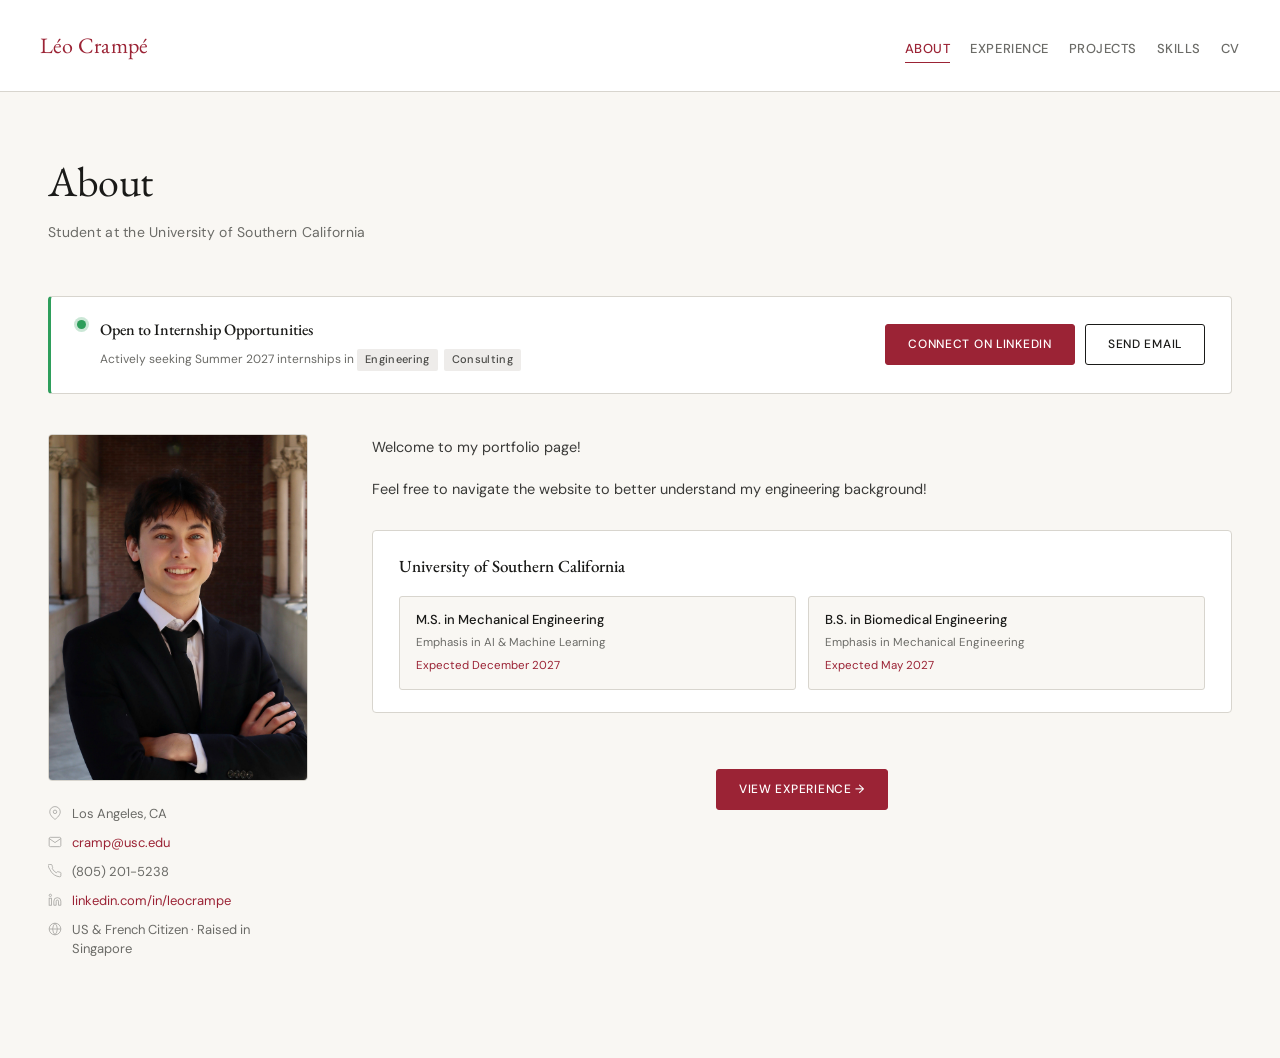
<file: index.html>
<!DOCTYPE html>
<html lang="en">
<head>
<meta charset="UTF-8">
<meta name="viewport" content="width=device-width, initial-scale=1.0">
<title>Léo Crampé</title>
<link href="https://fonts.googleapis.com/css2?family=EB+Garamond:ital,wght@0,400;0,500;1,400&family=DM+Sans:wght@300;400;500&display=swap" rel="stylesheet">
<link rel="stylesheet" href="style.css">
<style>
  /* ── ABOUT LAYOUT ── */
  .about-grid {
    display: grid;
    grid-template-columns: 260px 1fr;
    gap: 64px;
    align-items: start;
  }

  .about-left { position: sticky; top: 100px; }

  .photo-frame {
    width: 100%;
    aspect-ratio: 3/4;
    background: var(--tag-bg);
    border: 1px solid var(--rule);
    border-radius: 4px;
    overflow: hidden;
    display: flex;
    align-items: center;
    justify-content: center;
    margin-bottom: 24px;
  }
  .photo-frame img { width: 100%; height: 100%; object-fit: cover; display: block; }

  .contact-list { display: flex; flex-direction: column; gap: 11px; }
  .contact-item {
    display: flex;
    align-items: flex-start;
    gap: 10px;
    font-size: 13px;
    color: var(--muted);
    line-height: 1.4;
  }
  .contact-item svg { width: 14px; height: 14px; flex-shrink: 0; margin-top: 1px; opacity: 0.55; stroke: var(--muted); }
  .contact-item a { color: var(--accent); text-decoration: none; }
  .contact-item a:hover { text-decoration: underline; }

  /* ── ABOUT RIGHT ── */
  .about-intro {
    font-family: 'EB Garamond', serif;
    font-size: 26px;
    font-weight: 400;
    line-height: 1.4;
    margin-bottom: 24px;
    color: var(--ink);
  }
  .about-right p {
    font-size: 14.5px;
    line-height: 1.8;
    color: #3a3a38;
    margin-bottom: 16px;
  }

  /* Stats row */
  .stats-row {
    display: grid;
    grid-template-columns: 1fr 1fr;
    gap: 14px;
    margin: 36px 0;
  }
  .stat-card {
    background: var(--card-bg);
    border: 1px solid var(--rule);
    border-radius: 4px;
    padding: 20px 22px;
    transition: box-shadow 0.2s;
  }
  .stat-card:hover { box-shadow: 0 4px 24px rgba(0,0,0,0.07); }
  .stat-num {
    font-family: 'EB Garamond', serif;
    font-size: 34px;
    font-weight: 400;
    color: var(--accent);
    line-height: 1;
    margin-bottom: 5px;
  }
  .stat-label {
    font-size: 12px;
    color: var(--muted);
    line-height: 1.4;
  }

  .stat-card.download-cv {
    display: flex;
    flex-direction: column;
    align-items: center;
    justify-content: center;
    text-decoration: none;
    cursor: pointer;
    text-align: center;
  }
  .stat-card.download-cv .cv-arrow {
    font-family: 'EB Garamond', serif;
    font-size: 32px;
    color: var(--accent);
    line-height: 1;
    margin-bottom: 8px;
  }
  .stat-card.download-cv .stat-label { text-align: center; }

  /* Degree card */
  .degree-card {
    background: var(--card-bg);
    border: 1px solid var(--rule);
    border-radius: 4px;
    padding: 22px 26px;
    margin: 28px 0 0;
  }
  .degree-card-title {
    font-family: 'EB Garamond', serif;
    font-size: 17px;
    font-weight: 500;
    color: var(--ink);
    margin-bottom: 16px;
  }
  .degree-row {
    display: grid;
    grid-template-columns: 1fr 1fr;
    gap: 12px;
  }
  .degree-box {
    background: var(--cream);
    border: 1px solid var(--rule);
    border-radius: 3px;
    padding: 14px 16px;
  }
  .degree-label {
    font-size: 13px;
    font-weight: 500;
    color: var(--ink);
    margin-bottom: 4px;
    line-height: 1.4;
  }
  .degree-sub {
    font-size: 11.5px;
    color: var(--muted);
  }

  /* ── OPPORTUNITY BANNER ── */
  .opportunity-banner {
    background: var(--card-bg);
    border: 1px solid var(--rule);
    border-left: 3px solid #2e9e5b;
    border-radius: 4px;
    padding: 20px 26px;
    margin-bottom: 40px;
    display: flex;
    align-items: center;
    justify-content: space-between;
    gap: 24px;
    flex-wrap: wrap;
  }
  .opportunity-left {
    display: flex;
    align-items: flex-start;
    gap: 14px;
  }
  .opp-dot-wrap {
    padding-top: 3px;
    flex-shrink: 0;
  }
  .opp-dot {
    width: 9px;
    height: 9px;
    border-radius: 50%;
    background: #2e9e5b;
    position: relative;
  }
  .opp-dot::after {
    content: '';
    position: absolute;
    inset: -3px;
    border-radius: 50%;
    background: #2e9e5b;
    opacity: 0.25;
    animation: pulse 2s ease-in-out infinite;
  }
  @keyframes pulse {
    0%, 100% { transform: scale(1); opacity: 0.25; }
    50%       { transform: scale(1.7); opacity: 0; }
  }
  .opp-text-title {
    font-family: 'EB Garamond', serif;
    font-size: 16px;
    font-weight: 500;
    color: var(--ink);
    margin-bottom: 5px;
  }
  .opp-text-sub {
    font-size: 12px;
    color: var(--muted);
    line-height: 1.6;
  }
  .opp-text-sub span {
    display: inline-block;
    background: var(--tag-bg);
    color: var(--tag-text);
    font-size: 11px;
    font-weight: 500;
    letter-spacing: 0.03em;
    padding: 2px 8px;
    border-radius: 2px;
    margin: 2px 3px 2px 0;
  }
  .opp-actions {
    display: flex;
    gap: 10px;
    flex-shrink: 0;
    flex-wrap: wrap;
  }

  @media (max-width: 720px) {
    .about-grid { grid-template-columns: 1fr; gap: 32px; }
    .about-left { position: static; }
    .photo-frame { max-width: 180px; aspect-ratio: 1/1; }
    .stats-row { grid-template-columns: 1fr; }
    .degree-row { grid-template-columns: 1fr; }
    .opportunity-banner { flex-direction: column; align-items: flex-start; }
    .opp-actions { width: 100%; }
    .opp-actions .btn { flex: 1; text-align: center; }
  }
</style>
<!-- Google tag (gtag.js) -->
<script async src="https://www.googletagmanager.com/gtag/js?id=G-6SXKMCTZBC"></script>
<script>
  window.dataLayer = window.dataLayer || [];
  function gtag(){dataLayer.push(arguments);}
  gtag('js', new Date());
  gtag('config', 'G-6SXKMCTZBC');
</script>
</head>
<body>

<header>
  <h1><span>Léo</span> <span>Crampé</span></h1>
  <nav>
    <a href="index.html" class="active">About</a>
    <a href="experience.html">Experience</a>
    <a href="projects.html">Projects</a>
    <a href="skills.html">Skills</a>
    <a href="cv.html">CV</a>
  </nav>
</header>

<main>
  <p class="page-title">About</p>
  <p class="page-subtitle">Student at the University of Southern California</p>
  <!-- ── OPPORTUNITY BANNER ── -->
  <div class="opportunity-banner">
    <div class="opportunity-left">
      <div class="opp-dot-wrap"><div class="opp-dot"></div></div>
      <div>
        <div class="opp-text-title">Open to Internship Opportunities</div>
        <div class="opp-text-sub">
          Actively seeking Summer 2027 internships in
          <span>Engineering</span>
          <span>Consulting</span>
        </div>
      </div>
    </div>
    <div class="opp-actions">
      <a href="https://www.linkedin.com/in/leocrampe/" target="_blank" class="btn primary">Connect on LinkedIn</a>
      <a href="mailto:cramp@usc.edu" class="btn">Send Email</a>
    </div>
  </div>

  <div class="about-grid">

    <!-- LEFT COLUMN -->
    <div class="about-left">
      <div class="photo-frame">
        <img src="logos/headshot.png" alt="Léo Crampé">
      </div>

      <div class="contact-list">
        <div class="contact-item">
          <svg viewBox="0 0 24 24" fill="none" stroke-width="1.5"><path d="M21 10c0 7-9 13-9 13s-9-6-9-13a9 9 0 0118 0z"/><circle cx="12" cy="10" r="3"/></svg>
          Los Angeles, CA
        </div>
        <div class="contact-item">
          <svg viewBox="0 0 24 24" fill="none" stroke-width="1.5"><path d="M4 4h16c1.1 0 2 .9 2 2v12c0 1.1-.9 2-2 2H4c-1.1 0-2-.9-2-2V6c0-1.1.9-2 2-2z"/><polyline points="22,6 12,13 2,6"/></svg>
          <a href="mailto:cramp@usc.edu">cramp@usc.edu</a>
        </div>
        <div class="contact-item">
          <svg viewBox="0 0 24 24" fill="none" stroke-width="1.5"><path d="M22 16.92v3a2 2 0 01-2.18 2 19.79 19.79 0 01-8.63-3.07A19.5 19.5 0 013.07 9.18 19.79 19.79 0 01.12 2.55a2 2 0 012-1.73h3a2 2 0 012 1.72 12.84 12.84 0 00.7 2.81 2 2 0 01-.45 2.11L8.09 9a16 16 0 006 6l1.27-1.27a2 2 0 012.11-.45 12.84 12.84 0 002.81.7A2 2 0 0122 16.92z"/></svg>
          (805) 201-5238
        </div>
        <div class="contact-item">
          <svg viewBox="0 0 24 24" fill="none" stroke-width="1.5"><path d="M16 8a6 6 0 016 6v7h-4v-7a2 2 0 00-2-2 2 2 0 00-2 2v7h-4v-7a6 6 0 016-6z"/><rect x="2" y="9" width="4" height="12"/><circle cx="4" cy="4" r="2"/></svg>
          <a href="https://www.linkedin.com/in/leocrampe/" target="_blank">linkedin.com/in/leocrampe</a>
        </div>
        <div class="contact-item">
          <svg viewBox="0 0 24 24" fill="none" stroke-width="1.5"><circle cx="12" cy="12" r="10"/><path d="M2 12h20M12 2a15.3 15.3 0 014 10 15.3 15.3 0 01-4 10 15.3 15.3 0 01-4-10 15.3 15.3 0 014-10z"/></svg>
          US &amp; French Citizen · Raised in Singapore
        </div>
      </div>
    </div>

    <!-- RIGHT COLUMN -->
    <div class="about-right">
      <p>Welcome to my portfolio page!</p>

      <p>Feel free to navigate the website to better understand my engineering background!</p>

      <!-- Degree card -->
      <div class="degree-card">
        <div class="degree-card-title">University of Southern California</div>
        <div class="degree-row">
          <div class="degree-box">
            <div class="degree-label">M.S. in Mechanical Engineering</div>
            <div class="degree-sub">Emphasis in AI &amp; Machine Learning</div>
            <div class="degree-sub" style="margin-top:5px; color:var(--accent);">Expected December 2027</div>
          </div>
          <div class="degree-box">
            <div class="degree-label">B.S. in Biomedical Engineering</div>
            <div class="degree-sub">Emphasis in Mechanical Engineering</div>
            <div class="degree-sub" style="margin-top:5px; color:var(--accent);">Expected May 2027</div>
          </div>
        </div>
      </div>

      <div class="page-nav">
        <a href="experience.html" class="btn primary">View Experience →</a>
      </div>
    </div>

  </div>
</main>

</body>
</html>
</file>
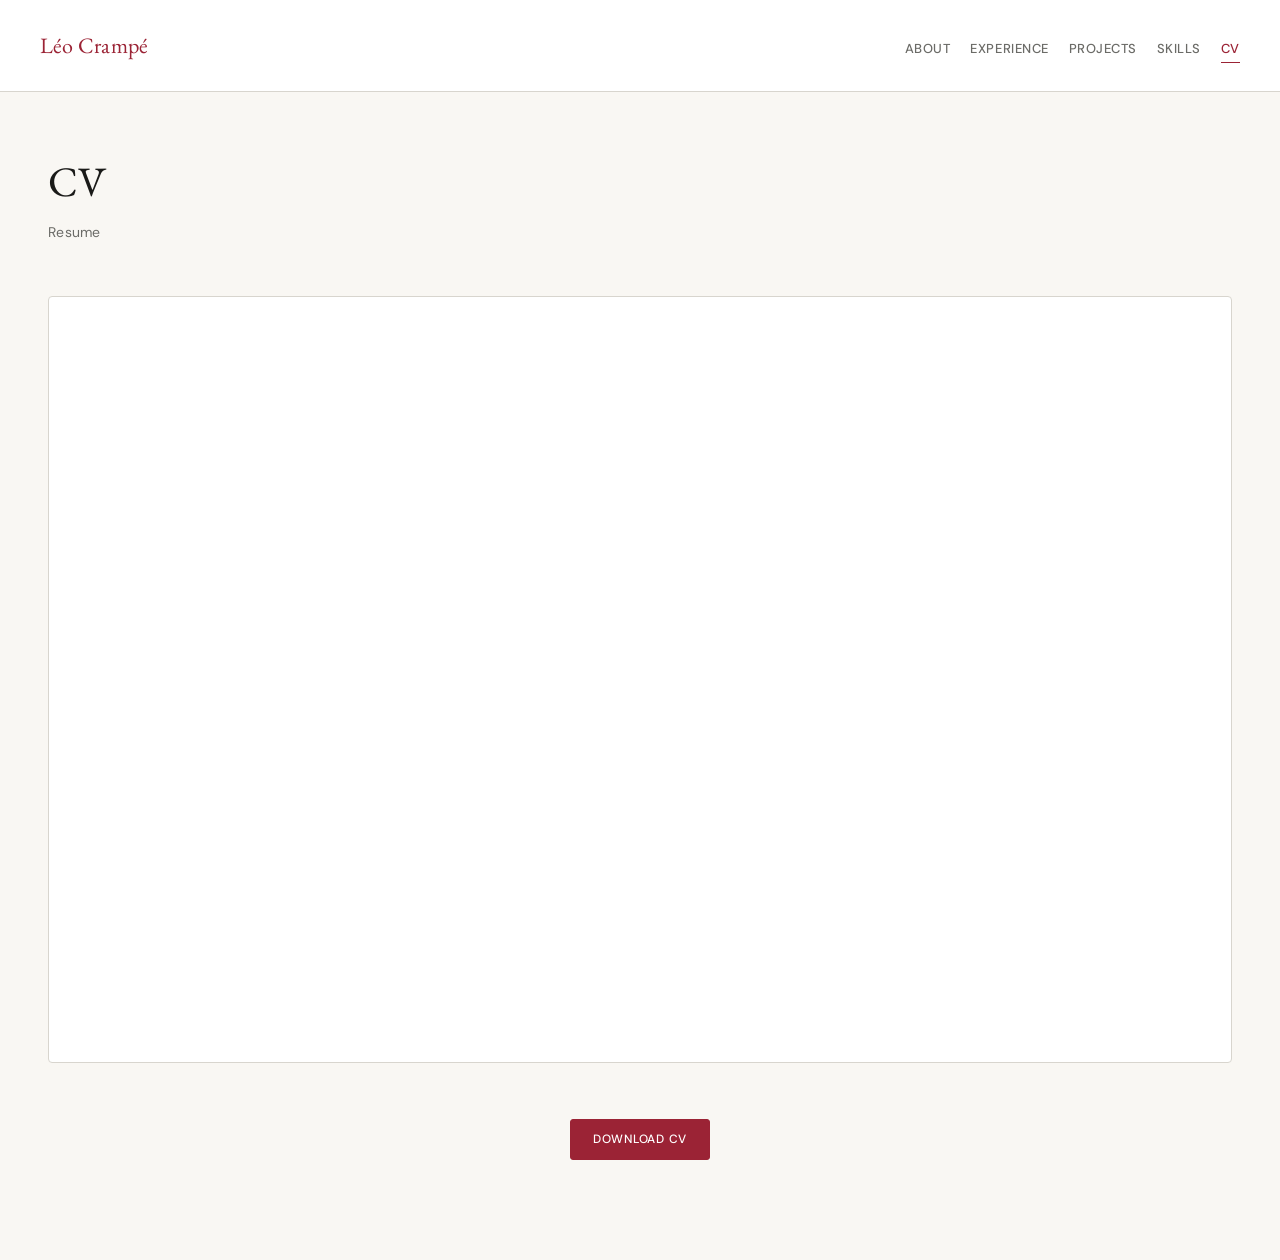
<file: cv.html>
<!DOCTYPE html>
<html lang="en">
<head>
<meta charset="UTF-8">
<meta name="viewport" content="width=device-width, initial-scale=1.0">
<title>Léo Crampé — CV</title>
<link href="https://fonts.googleapis.com/css2?family=EB+Garamond:ital,wght@0,400;0,500;1,400&family=DM+Sans:wght@300;400;500&display=swap" rel="stylesheet">
<link rel="stylesheet" href="style.css">
<style>
  .pdf-wrapper {
    background: var(--card-bg);
    border: 1px solid var(--rule);
    border-radius: 4px;
    overflow: hidden;
  }
  .pdf-wrapper iframe {
    display: block;
    width: 100%;
    height: 85vh;
    border: none;
  }
</style>
<!-- Google tag (gtag.js) -->
<script async src="https://www.googletagmanager.com/gtag/js?id=G-6SXKMCTZBC"></script>
<script>
  window.dataLayer = window.dataLayer || [];
  function gtag(){dataLayer.push(arguments);}
  gtag('js', new Date());
  gtag('config', 'G-6SXKMCTZBC');
</script>
</head>
<body>

<header>
  <h1><span>Léo</span> <span>Crampé</span></h1>
  <nav>
    <a href="index.html">About</a>
    <a href="experience.html">Experience</a>
    <a href="projects.html">Projects</a>
    <a href="skills.html">Skills</a>
    <a href="cv.html" class="active">CV</a>
  </nav>
</header>

<main>
  <p class="page-title">CV</p>
  <p class="page-subtitle">Resume</p>

  <div class="pdf-wrapper">
    <iframe src="Leo_Crampe_Resume.pdf" title="Léo Crampé CV"></iframe>
  </div>

  <div class="page-nav">
    <a href="Leo_Crampe_Resume.pdf" class="btn primary" download>Download CV</a>
  </div>
</main>

</body>
</html>
</file>
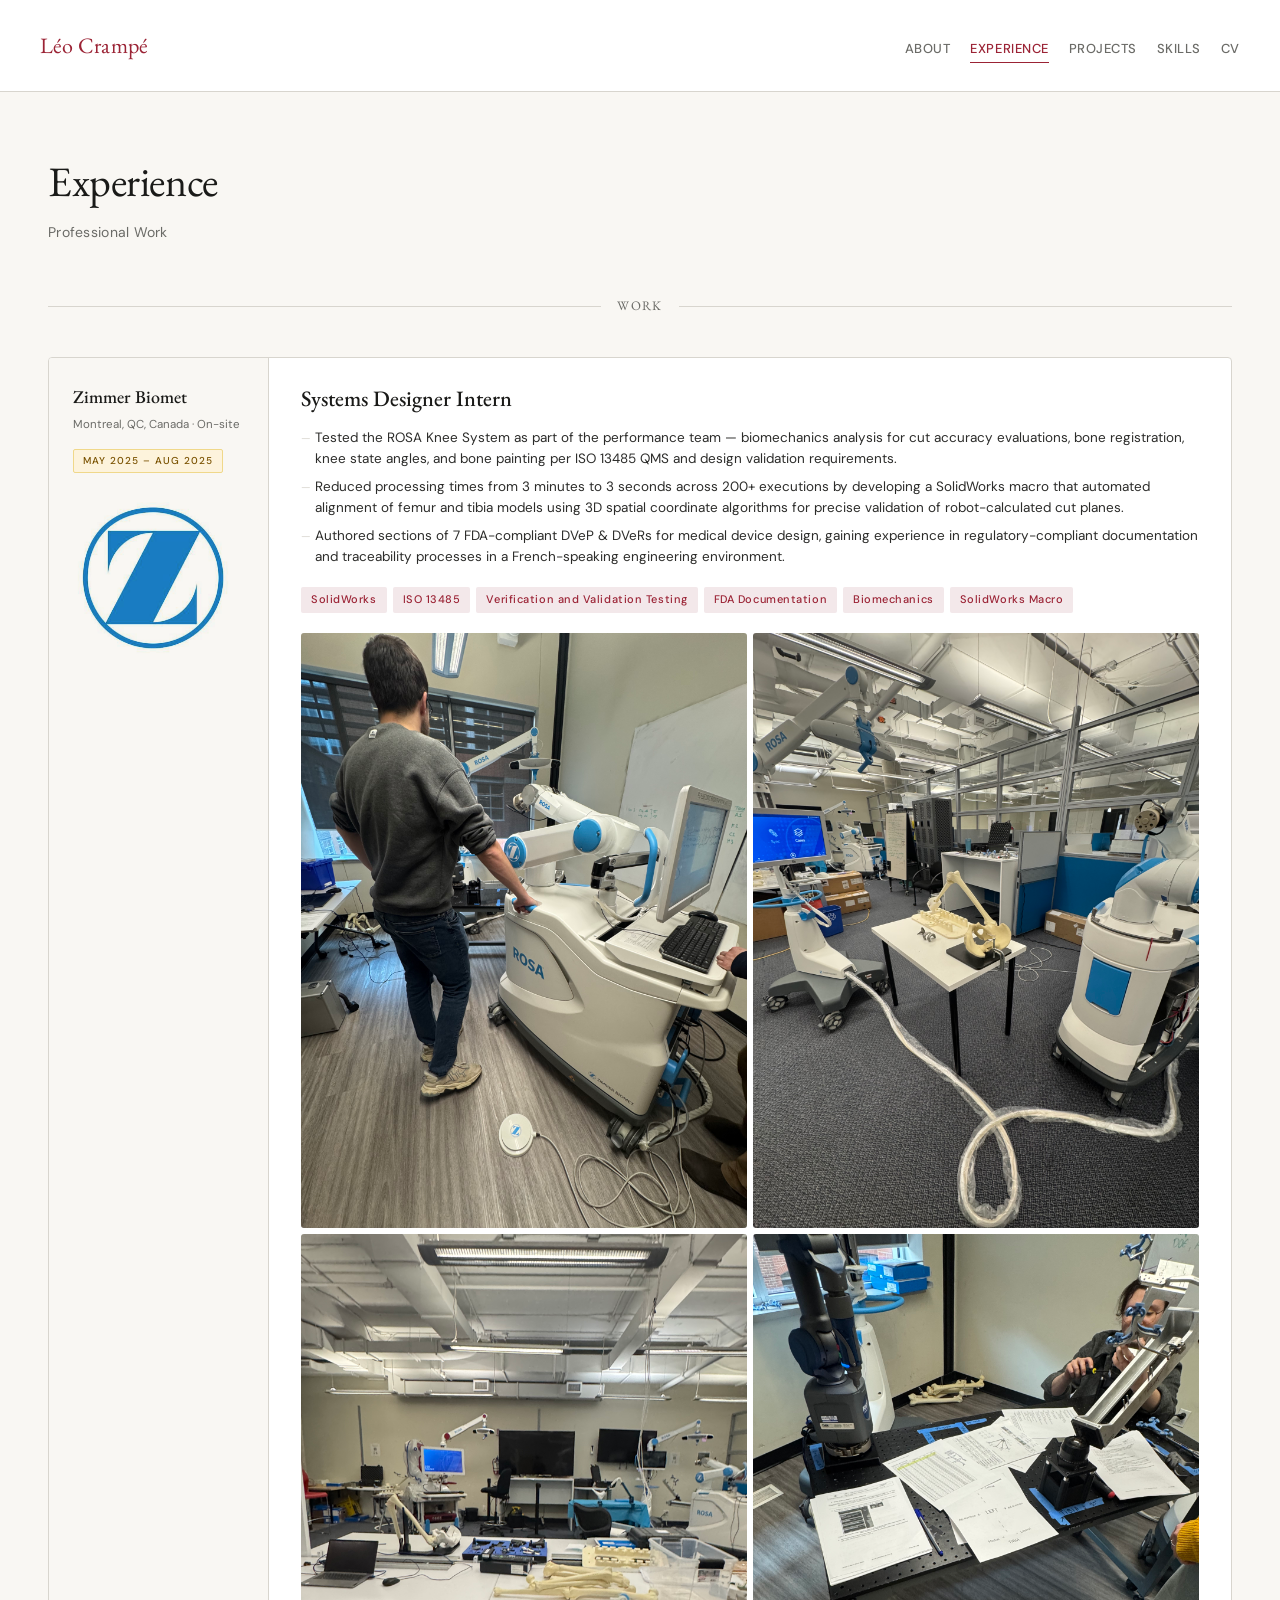
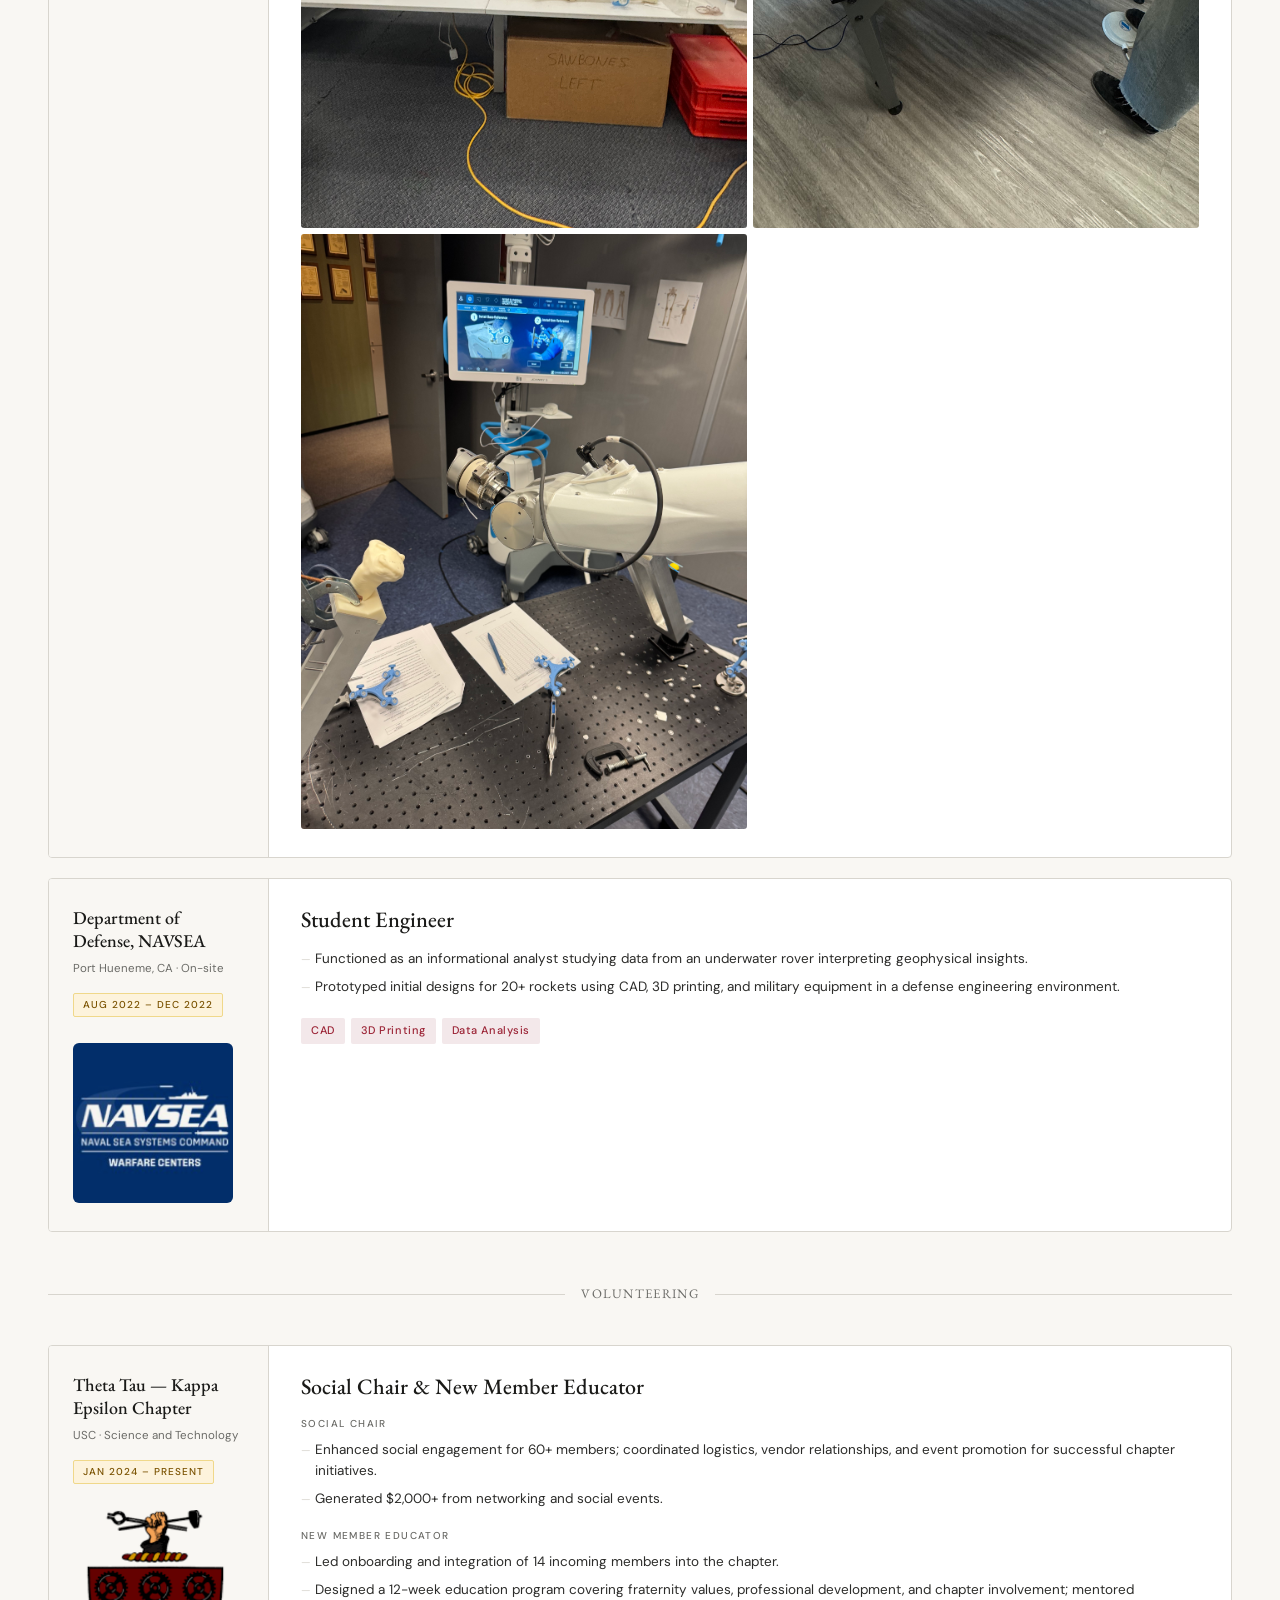
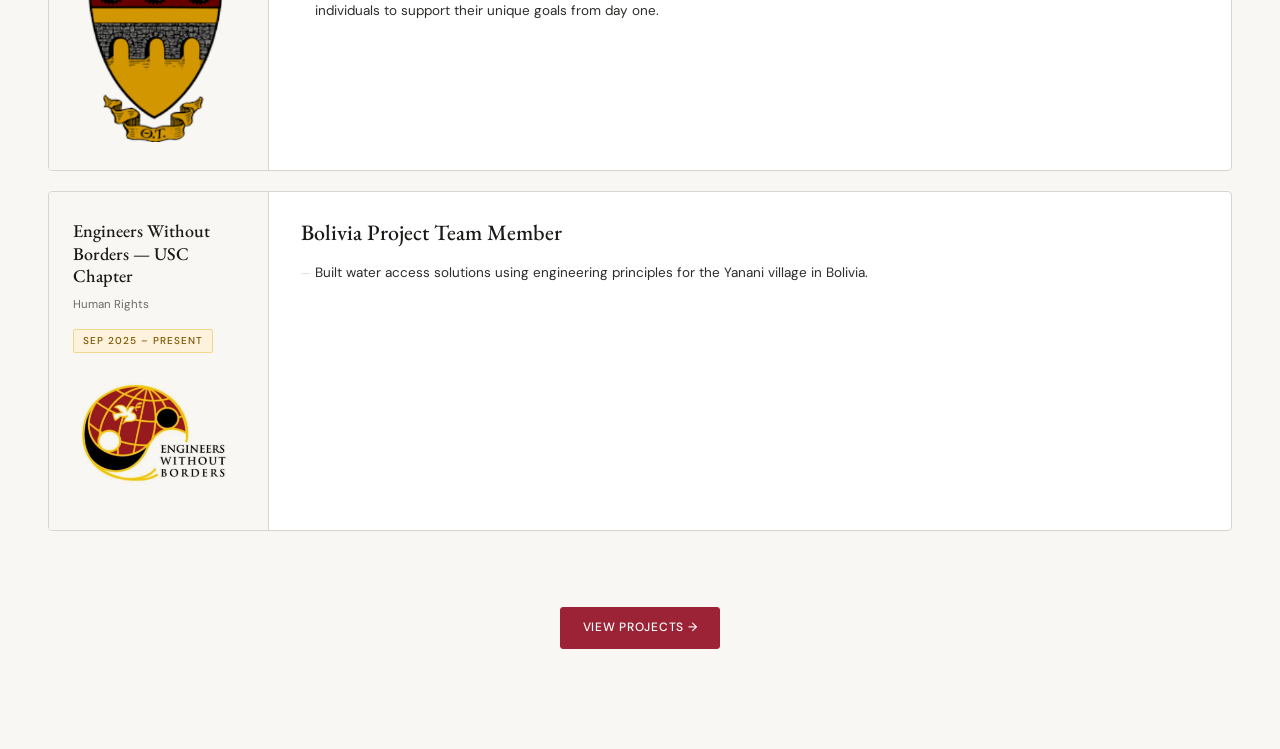
<file: experience.html>
<!DOCTYPE html>
<html lang="en">
<head>
<meta charset="UTF-8">
<meta name="viewport" content="width=device-width, initial-scale=1.0">
<title>Léo Crampé — Experience</title>
<link href="https://fonts.googleapis.com/css2?family=EB+Garamond:ital,wght@0,400;0,500;1,400&family=DM+Sans:wght@300;400;500&display=swap" rel="stylesheet">
<link rel="stylesheet" href="style.css">
<style>
  /* ── EXPERIENCE CARDS — same card DNA as project cards ── */
  .exp-card {
    background: var(--card-bg);
    border: 1px solid var(--rule);
    border-radius: 4px;
    margin-bottom: 20px;
    overflow: hidden;
    transition: box-shadow 0.2s;
  }
  .exp-card:hover { box-shadow: 0 4px 24px rgba(0,0,0,0.07); }

  .exp-card-inner {
    display: grid;
    grid-template-columns: 220px 1fr;
    gap: 0;
    min-height: 160px;
  }

  /* Left accent strip */
  .exp-left {
    padding: 28px 24px;
    border-right: 1px solid var(--rule);
    background: var(--cream);
    display: flex;
    flex-direction: column;
    justify-content: flex-start;
    gap: 6px;
  }
  .exp-left .company {
    font-family: 'EB Garamond', serif;
    font-size: 18px;
    font-weight: 500;
    line-height: 1.25;
    color: var(--ink);
  }
  .exp-left .location {
    font-size: 11.5px;
    color: var(--muted);
    margin-top: 2px;
    line-height: 1.5;
  }
  .exp-left .date-pill {
    display: inline-block;
    font-size: 10px;
    font-weight: 500;
    letter-spacing: 0.1em;
    text-transform: uppercase;
    color: var(--accent);
    background: var(--accent-light);
    padding: 3px 9px;
    border-radius: 2px;
    margin-top: 10px;
    width: fit-content;
  }
  .exp-logo {
    width: 100%;
    max-width: 160px;
    height: auto;
    object-fit: contain;
    margin-top: 20px;
    border-radius: 6px;
    mix-blend-mode: multiply;
  }
  .date-pill-gold {
    display: inline-block;
    font-size: 10px;
    font-weight: 500;
    letter-spacing: 0.1em;
    text-transform: uppercase;
    color: #7a5200;
    background: #fdf3dc;
    border: 1px solid #f0d88a;
    padding: 3px 9px;
    border-radius: 2px;
    margin-top: 10px;
    width: fit-content;
  }

  /* Right content */
  .exp-right {
    padding: 28px 32px;
  }
  .exp-role {
    font-family: 'EB Garamond', serif;
    font-size: 22px;
    font-weight: 500;
    margin-bottom: 16px;
    line-height: 1.2;
  }

  /* Education — full-width cards with logo left panel */
  .edu-grid {
    display: flex;
    flex-direction: column;
    gap: 20px;
  }
  .edu-card {
    background: var(--card-bg);
    border: 1px solid var(--rule);
    border-radius: 4px;
    display: grid;
    grid-template-columns: 220px 1fr;
    overflow: hidden;
    transition: box-shadow 0.2s;
  }
  .edu-card:hover { box-shadow: 0 4px 24px rgba(0,0,0,0.07); }
  .edu-left {
    background: var(--cream);
    border-right: 1px solid var(--rule);
    display: flex;
    align-items: center;
    justify-content: center;
    padding: 28px 24px;
  }
  .edu-logo {
    width: 100%;
    max-width: 150px;
    height: auto;
    object-fit: contain;
    border-radius: 6px;
    mix-blend-mode: multiply;
  }
  .edu-right {
    padding: 28px 32px;
  }
  .edu-school {
    font-family: 'EB Garamond', serif;
    font-size: 20px;
    font-weight: 500;
    line-height: 1.25;
    margin-bottom: 4px;
  }
  .edu-location {
    font-size: 12px;
    color: var(--muted);
    margin-bottom: 14px;
  }
  .edu-degree {
    font-size: 13px;
    color: var(--muted);
    line-height: 1.6;
    margin-bottom: 14px;
  }
  .edu-gpa {
    display: inline-block;
    font-size: 11px;
    font-weight: 500;
    letter-spacing: 0.08em;
    text-transform: uppercase;
    color: var(--accent);
    background: var(--accent-light);
    padding: 3px 9px;
    border-radius: 2px;
    margin-bottom: 10px;
  }
  .edu-divider {
    height: 1px;
    background: var(--rule);
    margin: 16px 0;
  }
  .edu-activities {
    font-size: 12.5px;
    color: var(--muted);
    line-height: 1.65;
  }

  /* Honor cards */
  .honor-card {
    background: var(--card-bg);
    border: 1px solid var(--rule);
    border-radius: 4px;
    padding: 24px 28px;
    margin-bottom: 16px;
    transition: box-shadow 0.2s;
  }
  .honor-card:hover { box-shadow: 0 4px 24px rgba(0,0,0,0.07); }
  .honor-header {
    display: flex;
    align-items: flex-start;
    justify-content: space-between;
    gap: 16px;
    margin-bottom: 10px;
    flex-wrap: wrap;
  }
  .honor-title {
    font-family: 'EB Garamond', serif;
    font-size: 19px;
    font-weight: 500;
    line-height: 1.2;
  }
  .honor-date {
    font-size: 11px;
    color: var(--muted);
    white-space: nowrap;
    letter-spacing: 0.04em;
    padding-top: 3px;
  }
  .honor-issuer {
    font-size: 12.5px;
    color: var(--muted);
    margin-bottom: 10px;
  }
  .honor-desc {
    font-size: 13.5px;
    color: #2c2c2a;
    line-height: 1.6;
  }

  /* Photo strip inside exp-right */
  .exp-photos {
    display: grid;
    grid-template-columns: 1fr 1fr;
    gap: 6px;
    margin-top: 20px;
  }
  .exp-photo-block {
    overflow: hidden;
    border-radius: 3px;
    background: #f0eeea;
  }
  .exp-photo-block img {
    width: 100%;
    height: auto;
    display: block;
  }

  @media (max-width: 720px) {
    .exp-card-inner { grid-template-columns: 1fr; }
    .exp-left { border-right: none; border-bottom: 1px solid var(--rule); padding: 20px; }
    .exp-right { padding: 20px; }
    .edu-grid { grid-template-columns: 1fr; }
  }
</style>
<!-- Google tag (gtag.js) -->
<script async src="https://www.googletagmanager.com/gtag/js?id=G-6SXKMCTZBC"></script>
<script>
  window.dataLayer = window.dataLayer || [];
  function gtag(){dataLayer.push(arguments);}
  gtag('js', new Date());
  gtag('config', 'G-6SXKMCTZBC');
</script>
</head>
<body>

<header>
  <h1><span>Léo</span> <span>Crampé</span></h1>
  <nav>
    <a href="index.html">About</a>
    <a href="experience.html" class="active">Experience</a>
    <a href="projects.html">Projects</a>
    <a href="skills.html">Skills</a>
    <a href="cv.html">CV</a>
  </nav>
</header>

<main>
  <p class="page-title">Experience</p>
  <p class="page-subtitle">Professional Work</p>

  <!-- ══ WORK ══ -->
  <div class="section-divider"><span>Work</span></div>

  <!-- Zimmer Biomet -->
  <div class="exp-card">
    <div class="exp-card-inner">
      <div class="exp-left">
        <div class="company">Zimmer Biomet</div>
        <div class="location">Montreal, QC, Canada · On-site</div>
        <div class="date-pill-gold">May 2025 – Aug 2025</div>
        <img src="logos/zimmer-logo.png" alt="Zimmer Biomet" class="exp-logo">
      </div>
      <div class="exp-right">
        <div class="exp-role">Systems Designer Intern</div>
        <ul class="bullet-list">
          <li>Tested the ROSA Knee System as part of the performance team — biomechanics analysis for cut accuracy evaluations, bone registration, knee state angles, and bone painting per ISO 13485 QMS and design validation requirements.</li>
          <li>Reduced processing times from 3 minutes to 3 seconds across 200+ executions by developing a SolidWorks macro that automated alignment of femur and tibia models using 3D spatial coordinate algorithms for precise validation of robot-calculated cut planes.</li>
          <li>Authored sections of 7 FDA-compliant DVeP &amp; DVeRs for medical device design, gaining experience in regulatory-compliant documentation and traceability processes in a French-speaking engineering environment.</li>
        </ul>
        <div class="tags">
          <span class="tag highlight">SolidWorks</span>
          <span class="tag highlight">ISO 13485</span>
          <span class="tag highlight">Verification and Validation Testing</span>
          <span class="tag highlight">FDA Documentation</span>
          <span class="tag highlight">Biomechanics</span>
          <span class="tag highlight">SolidWorks Macro</span>
        </div>
        <div class="exp-photos">
          <div class="exp-photo-block"><img src="zb_experience_images/IMG_4422.jpeg" alt="Zimmer Biomet workplace"></div>
          <div class="exp-photo-block"><img src="zb_experience_images/IMG_4425.jpeg" alt="Zimmer Biomet lab"></div>
          <div class="exp-photo-block"><img src="zb_experience_images/IMG_4427.jpeg" alt="Zimmer Biomet equipment"></div>
          <div class="exp-photo-block"><img src="zb_experience_images/IMG_4430.jpeg" alt="Zimmer Biomet testing"></div>
          <div class="exp-photo-block"><img src="zb_experience_images/IMG_4467.jpeg" alt="Zimmer Biomet work"></div>
        </div>
      </div>
    </div>
  </div>

  <!-- NAVSEA -->
  <div class="exp-card">
    <div class="exp-card-inner">
      <div class="exp-left">
        <div class="company">Department of Defense, NAVSEA</div>
        <div class="location">Port Hueneme, CA · On-site</div>
        <div class="date-pill-gold">Aug 2022 – Dec 2022</div>
        <img src="logos/navsea-logo.png" alt="NAVSEA" class="exp-logo">
      </div>
      <div class="exp-right">
        <div class="exp-role">Student Engineer</div>
        <ul class="bullet-list">
          <li>Functioned as an informational analyst studying data from an underwater rover interpreting geophysical insights.</li>
          <li>Prototyped initial designs for 20+ rockets using CAD, 3D printing, and military equipment in a defense engineering environment.</li>
        </ul>
        <div class="tags">
          <span class="tag highlight">CAD</span>
          <span class="tag highlight">3D Printing</span>
          <span class="tag highlight">Data Analysis</span>
        </div>
      </div>
    </div>
  </div>

  <!-- ══ VOLUNTEERING ══ -->
  <div class="section-divider"><span>Volunteering</span></div>

  <!-- Theta Tau -->
  <div class="exp-card">
    <div class="exp-card-inner">
      <div class="exp-left">
        <div class="company">Theta Tau — Kappa Epsilon Chapter</div>
        <div class="location">USC · Science and Technology</div>
        <div class="date-pill-gold">Jan 2024 – PRESENT</div>
        <img src="logos/theta-tau-logo.png" alt="Theta Tau" class="exp-logo">
      </div>
      <div class="exp-right">
        <div class="exp-role">Social Chair &amp; New Member Educator</div>
        <p class="section-label">Social Chair</p>
        <ul class="bullet-list">
          <li>Enhanced social engagement for 60+ members; coordinated logistics, vendor relationships, and event promotion for successful chapter initiatives.</li>
          <li>Generated $2,000+ from networking and social events.</li>
        </ul>
        <p class="section-label">New Member Educator</p>
        <ul class="bullet-list">
          <li>Led onboarding and integration of 14 incoming members into the chapter.</li>
          <li>Designed a 12-week education program covering fraternity values, professional development, and chapter involvement; mentored individuals to support their unique goals from day one.</li>
        </ul>
      </div>
    </div>
  </div>

  <!-- EWB -->
  <div class="exp-card">
    <div class="exp-card-inner">
      <div class="exp-left">
        <div class="company">Engineers Without Borders — USC Chapter</div>
        <div class="location">Human Rights</div>
        <div class="date-pill-gold">Sep 2025 – Present</div>
        <img src="logos/ewb-logo.png" alt="Engineers Without Borders" class="exp-logo">
      </div>
      <div class="exp-right">
        <div class="exp-role">Bolivia Project Team Member</div>
        <ul class="bullet-list">
          <li>Built water access solutions using engineering principles for the Yanani village in Bolivia.</li>
        </ul>
      </div>
    </div>
  </div>

  <div class="page-nav">
    <a href="projects.html" class="btn primary">View Projects →</a>
  </div>
</main>

</body>
</html>
</file>
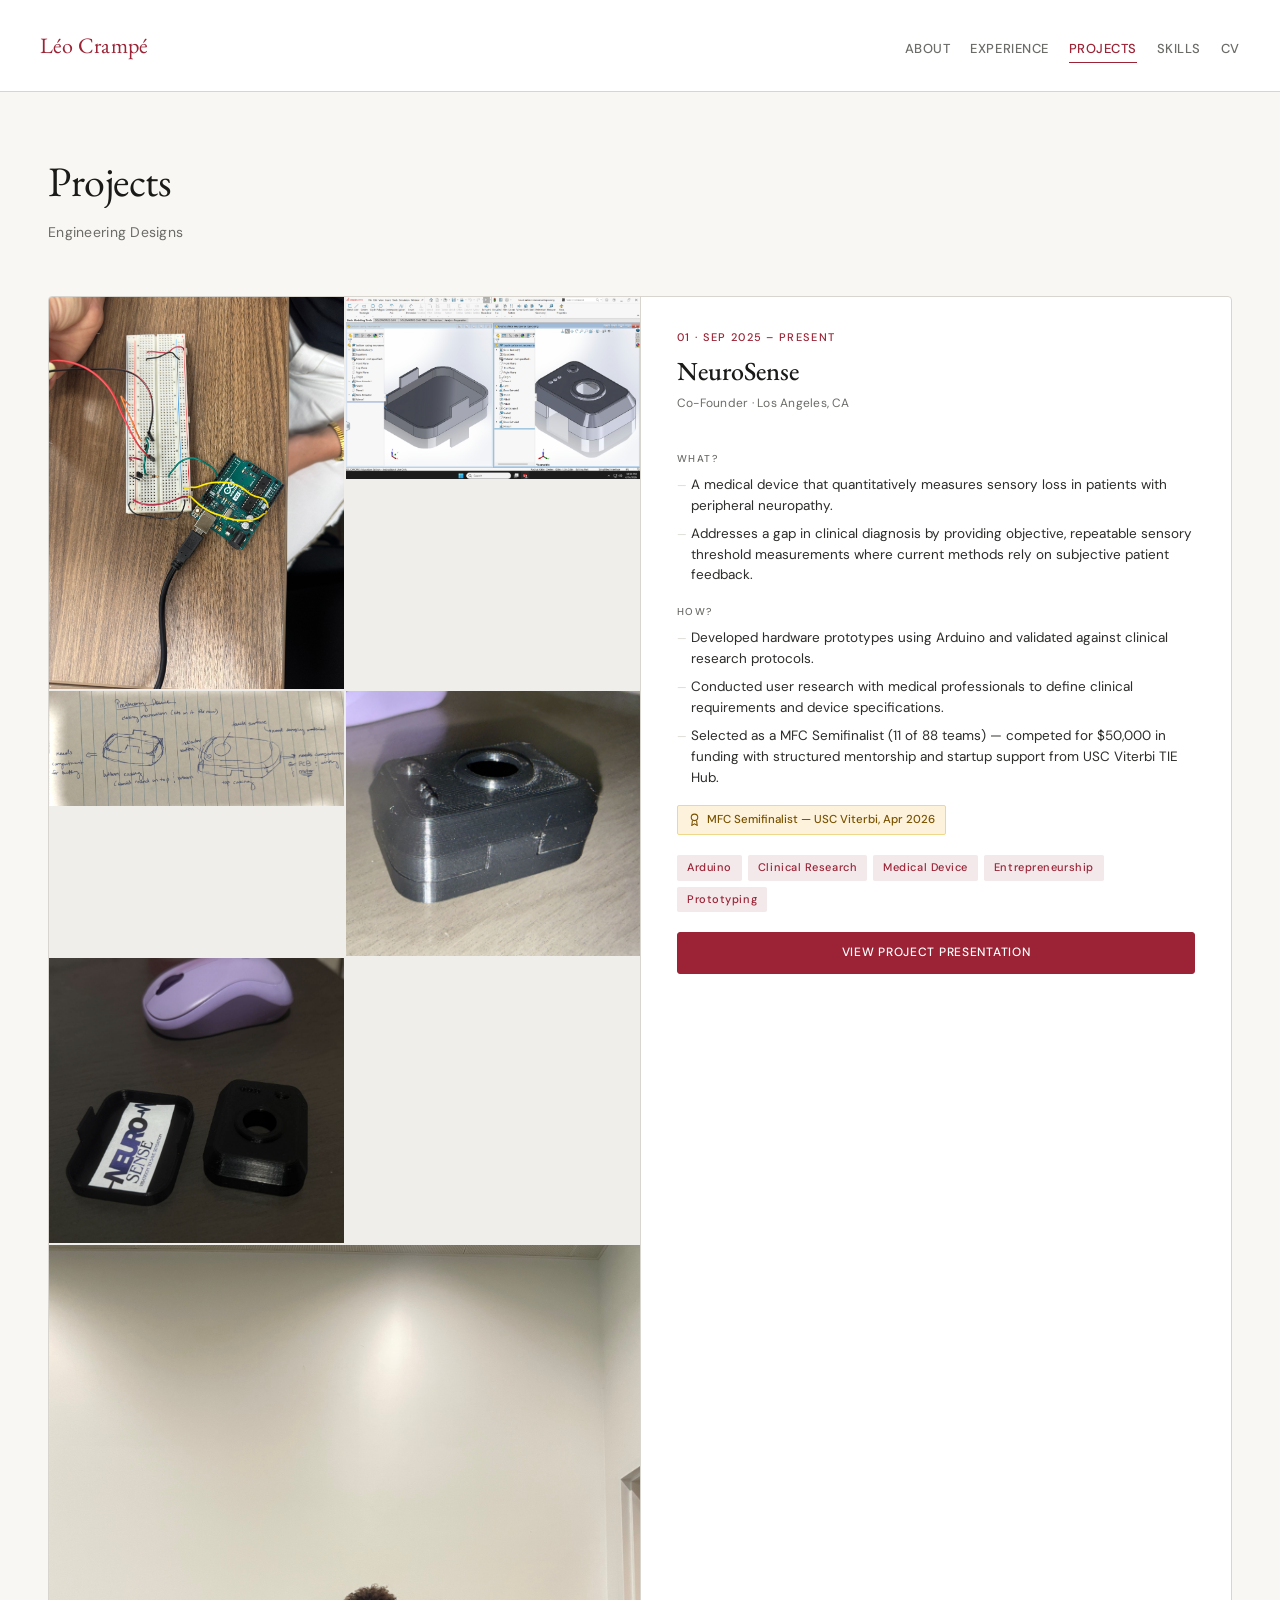
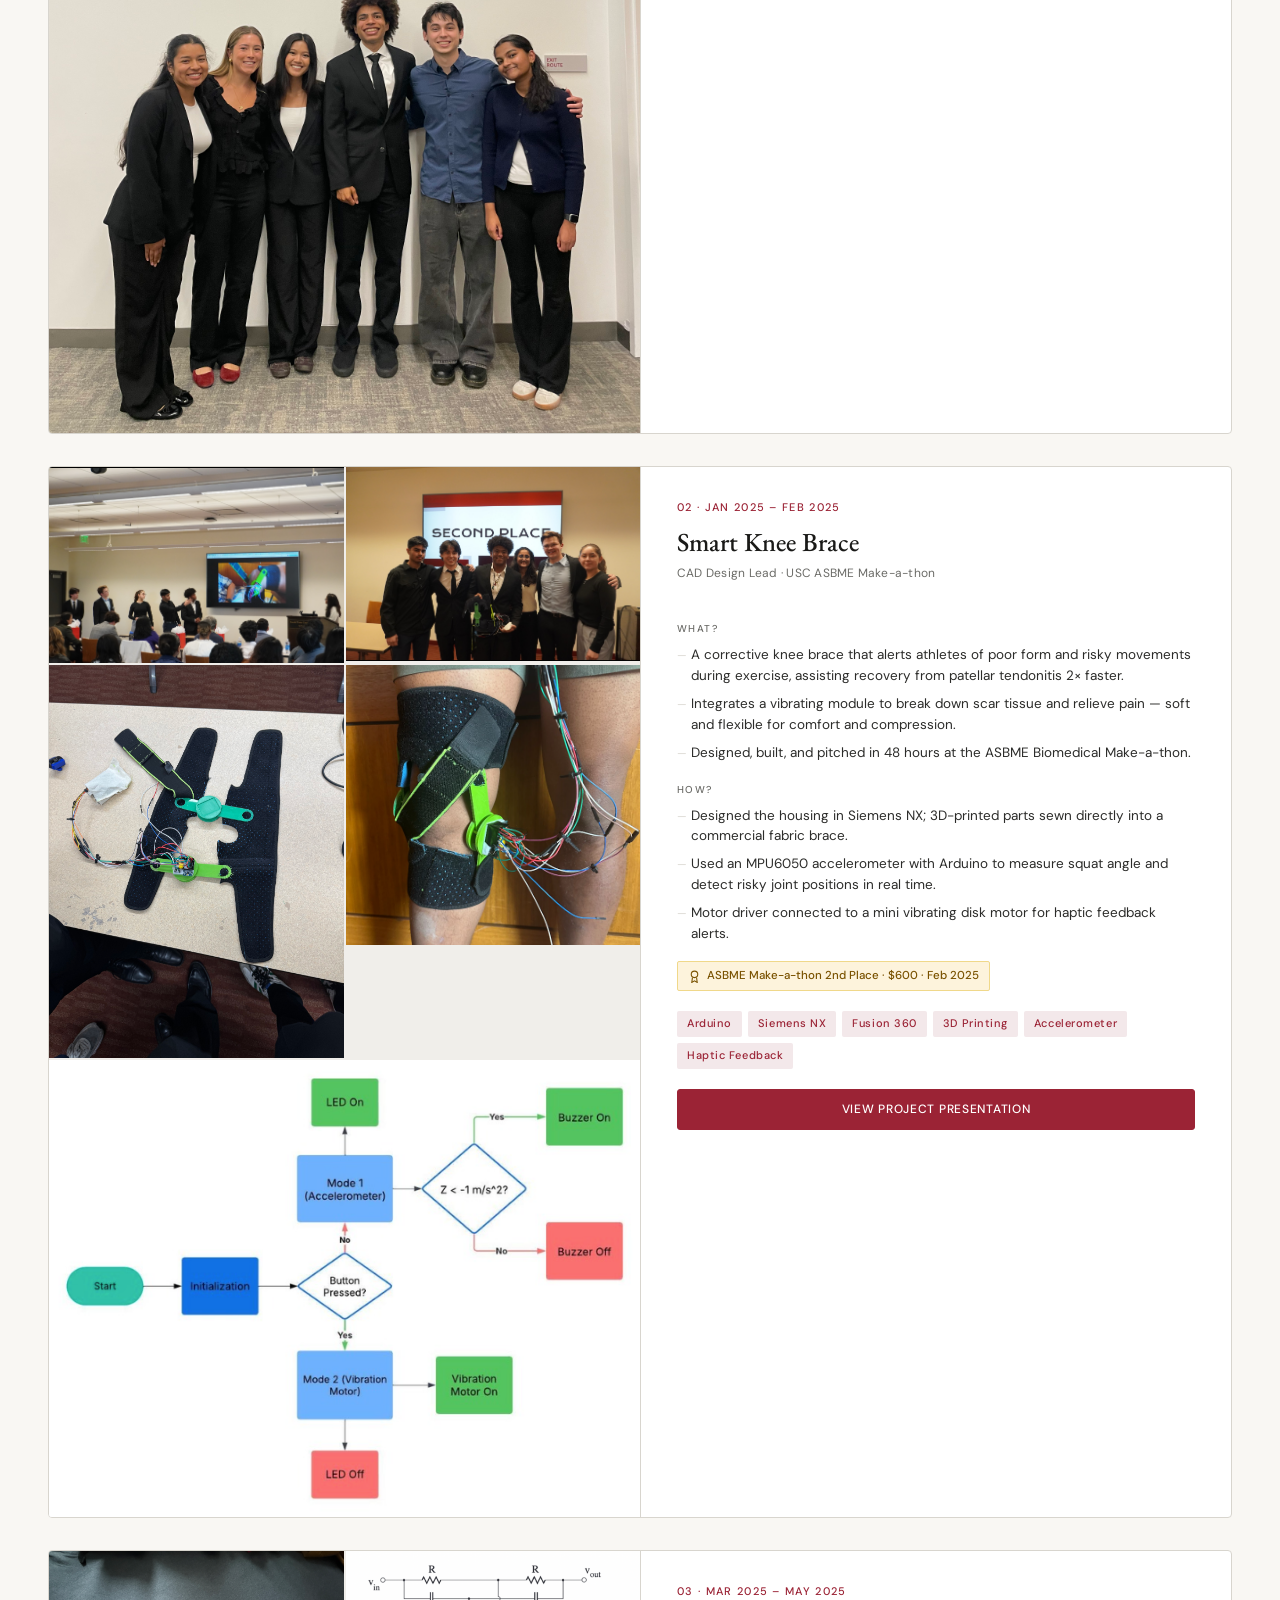
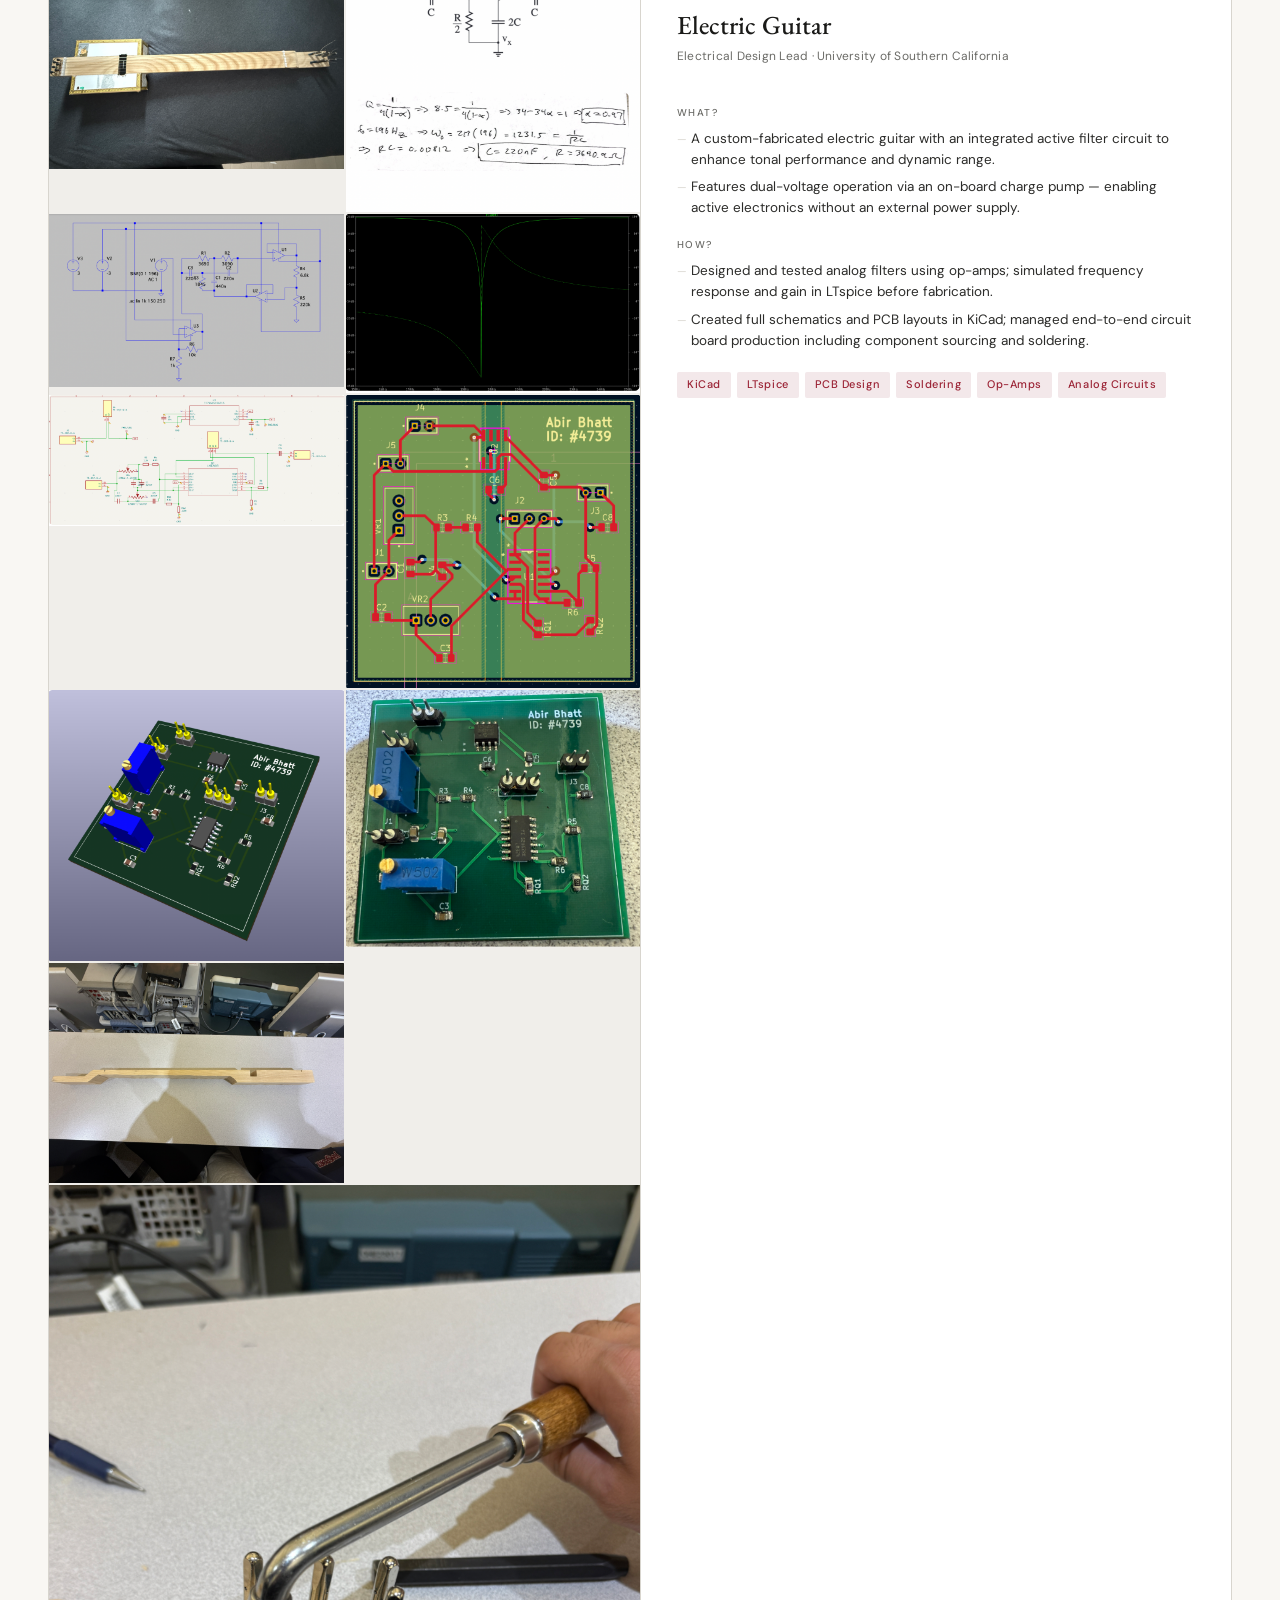
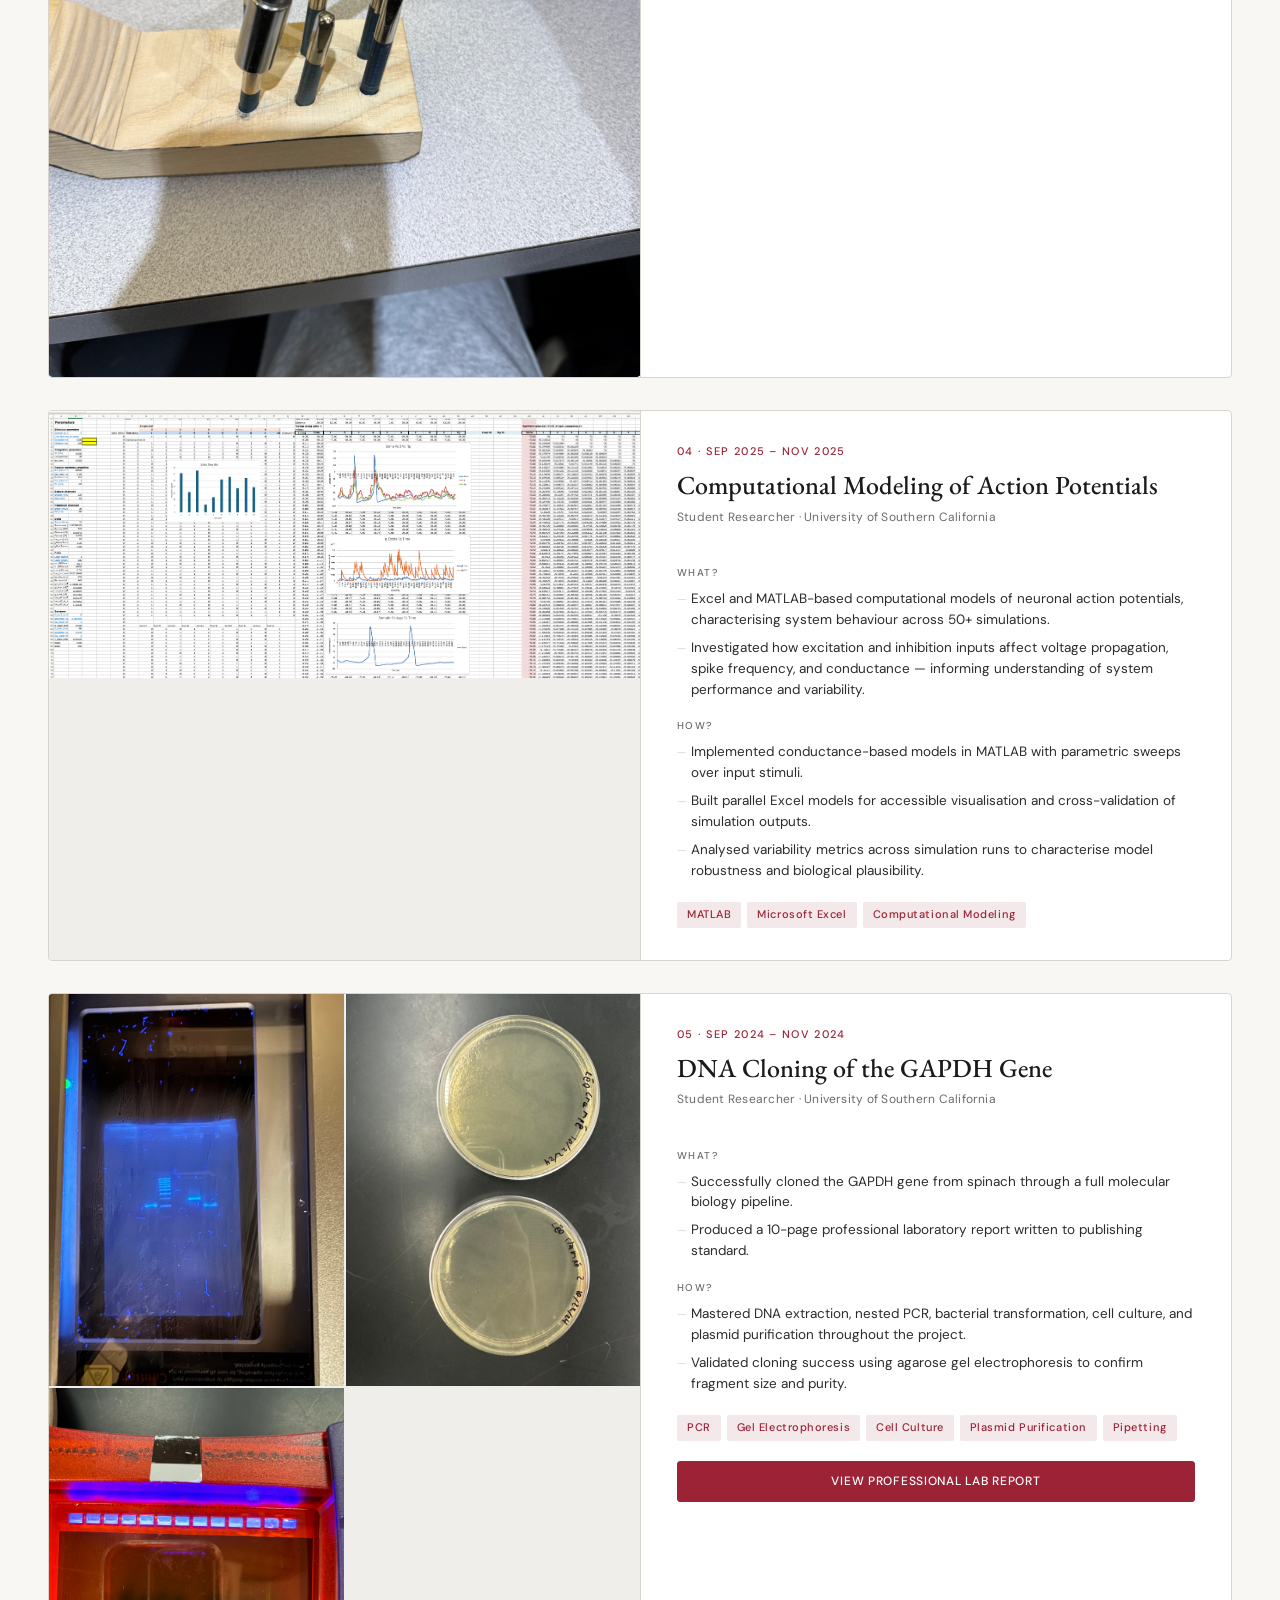
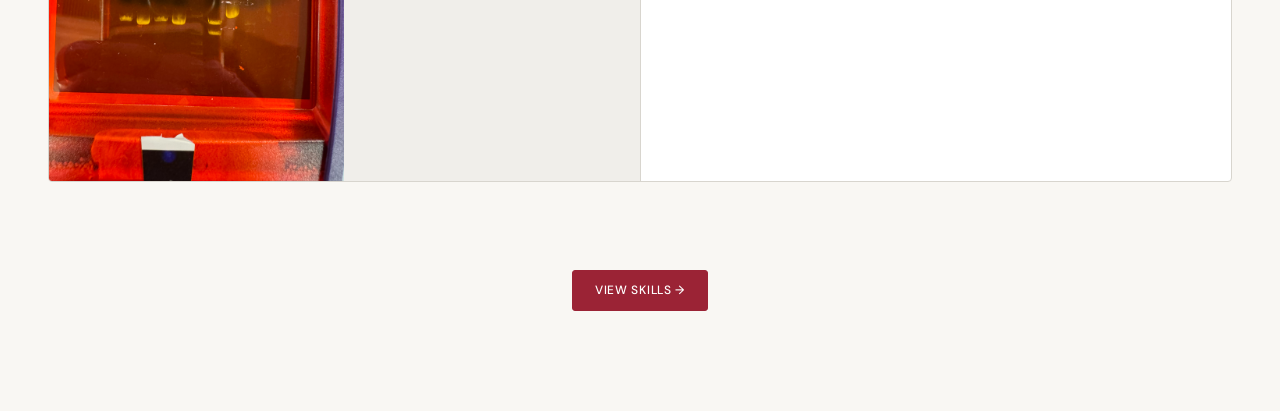
<file: projects.html>
<!DOCTYPE html>
<html lang="en">
<head>
<meta charset="UTF-8">
<meta name="viewport" content="width=device-width, initial-scale=1.0">
<title>Léo Crampé — Projects</title>
<link href="https://fonts.googleapis.com/css2?family=EB+Garamond:ital,wght@0,400;0,500;1,400&family=DM+Sans:wght@300;400;500&display=swap" rel="stylesheet">
<link rel="stylesheet" href="style.css">
<!-- Google tag (gtag.js) -->
<script async src="https://www.googletagmanager.com/gtag/js?id=G-6SXKMCTZBC"></script>
<script>
  window.dataLayer = window.dataLayer || [];
  function gtag(){dataLayer.push(arguments);}
  gtag('js', new Date());
  gtag('config', 'G-6SXKMCTZBC');
</script>
</head>
<body>

<header>
  <h1><span>Léo</span> <span>Crampé</span></h1>
  <nav>
    <a href="index.html">About</a>
    <a href="experience.html">Experience</a>
    <a href="projects.html" class="active">Projects</a>
    <a href="skills.html">Skills</a>
    <a href="cv.html">CV</a>
  </nav>
</header>

<main>
  <p class="page-title">Projects</p>
  <p class="page-subtitle">Engineering Designs</p>

  <!-- ══ 1. NEUROSENSE ══ -->
  <div class="project">
    <div class="project-media">
      <div class="img-block"><img src="ns_project_images/IMG_8306.jpeg" alt="NeuroSense prototype"></div>
      <div class="img-block"><img src="ns_project_images/ns_12.12.01_pm.png" alt="NeuroSense CAD"></div>
      <div class="img-block"><img src="ns_project_images/ns_12.12.22_pm.png" alt="NeuroSense design"></div>
      <div class="img-block"><img src="ns_project_images/ns_12.12.43_pm.png" alt="NeuroSense detail"></div>
      <div class="img-block"><img src="ns_project_images/ns_12.13.03_pm.png" alt="NeuroSense process"></div>
      <div class="img-block full"><img src="ns_project_images/IMG_9995.jpeg" alt="NeuroSense overview"></div>
    </div>
    <div class="project-content">
      <div class="project-number">01 · Sep 2025 – Present</div>
      <h2 class="project-title">NeuroSense</h2>
      <p class="project-date">Co-Founder · Los Angeles, CA</p>
      <p class="section-label">What?</p>
      <ul class="bullet-list">
        <li>A medical device that quantitatively measures sensory loss in patients with peripheral neuropathy.</li>
        <li>Addresses a gap in clinical diagnosis by providing objective, repeatable sensory threshold measurements where current methods rely on subjective patient feedback.</li>
      </ul>
      <p class="section-label">How?</p>
      <ul class="bullet-list">
        <li>Developed hardware prototypes using Arduino and validated against clinical research protocols.</li>
        <li>Conducted user research with medical professionals to define clinical requirements and device specifications.</li>
        <li>Selected as a MFC Semifinalist (11 of 88 teams) — competed for $50,000 in funding with structured mentorship and startup support from USC Viterbi TIE Hub.</li>
      </ul>
      <div class="award-badge">
        <svg viewBox="0 0 24 24" fill="none" stroke="currentColor" stroke-width="2"><circle cx="12" cy="8" r="6"/><path d="M8.21 13.89L7 23l5-3 5 3-1.21-9.12"/></svg>
        MFC Semifinalist — USC Viterbi, Apr 2026
      </div>
      <div class="tags">
        <span class="tag highlight">Arduino</span>
        <span class="tag highlight">Clinical Research</span>
        <span class="tag highlight">Medical Device</span>
        <span class="tag highlight">Entrepreneurship</span>
        <span class="tag highlight">Prototyping</span>
      </div>
      <a href="https://docs.google.com/presentation/d/17tTi4wRqTfXkToY4L1cFojjKL56jP4_mLNZ6f1NINTk/edit?usp=sharing" class="btn primary" target="_blank" style="display:block; text-align:center; margin-top:20px; width:100%;">View Project Presentation</a>
    </div>
  </div>

  <!-- ══ 2. SMART KNEE BRACE ══ -->
  <div class="project">
    <div class="project-media">
      <div class="img-block"><img src="skb_project_images/IMG_1996.jpg" alt="Smart Knee Brace worn"></div>
      <div class="img-block"><img src="skb_project_images/IMG_1999.jpg" alt="Smart Knee Brace assembly"></div>
      <div class="img-block"><img src="skb_project_images/IMG_3484.jpeg" alt="Smart Knee Brace detail"></div>
      <div class="img-block"><img src="skb_project_images/skb_12.14.46_pm.png" alt="Smart Knee Brace CAD"></div>
      <div class="img-block full"><img src="skb_project_images/skb_12.15.43_pm.png" alt="Smart Knee Brace overview"></div>
    </div>
    <div class="project-content">
      <div class="project-number">02 · Jan 2025 – Feb 2025</div>
      <h2 class="project-title">Smart Knee Brace</h2>
      <p class="project-date">CAD Design Lead · USC ASBME Make-a-thon</p>
      <p class="section-label">What?</p>
      <ul class="bullet-list">
        <li>A corrective knee brace that alerts athletes of poor form and risky movements during exercise, assisting recovery from patellar tendonitis 2× faster.</li>
        <li>Integrates a vibrating module to break down scar tissue and relieve pain — soft and flexible for comfort and compression.</li>
        <li>Designed, built, and pitched in 48 hours at the ASBME Biomedical Make-a-thon.</li>
      </ul>
      <p class="section-label">How?</p>
      <ul class="bullet-list">
        <li>Designed the housing in Siemens NX; 3D-printed parts sewn directly into a commercial fabric brace.</li>
        <li>Used an MPU6050 accelerometer with Arduino to measure squat angle and detect risky joint positions in real time.</li>
        <li>Motor driver connected to a mini vibrating disk motor for haptic feedback alerts.</li>
      </ul>
      <div class="award-badge">
        <svg viewBox="0 0 24 24" fill="none" stroke="currentColor" stroke-width="2"><circle cx="12" cy="8" r="6"/><path d="M8.21 13.89L7 23l5-3 5 3-1.21-9.12"/></svg>
        ASBME Make-a-thon 2nd Place · $600 · Feb 2025
      </div>
      <div class="tags">
        <span class="tag highlight">Arduino</span>
        <span class="tag highlight">Siemens NX</span>
        <span class="tag highlight">Fusion 360</span>
        <span class="tag highlight">3D Printing</span>
        <span class="tag highlight">Accelerometer</span>
        <span class="tag highlight">Haptic Feedback</span>
      </div>
      <a href="https://canva.link/wwxg0d9lmujpasi" class="btn primary" target="_blank" style="display:block; text-align:center; margin-top:20px; width:100%;">View Project Presentation</a>
    </div>
  </div>

  <!-- ══ 3. ELECTRIC GUITAR ══ -->
  <div class="project">
    <div class="project-media">
      <div class="img-block"><img src="eg_project_images/eg_01.png" alt="Electric Guitar"></div>
      <div class="img-block"><img src="eg_project_images/eg_02.png" alt="Electric Guitar"></div>
      <div class="img-block"><img src="eg_project_images/eg_03.png" alt="Electric Guitar"></div>
      <div class="img-block"><img src="eg_project_images/eg_04.png" alt="Electric Guitar"></div>
      <div class="img-block"><img src="eg_project_images/eg_05.png" alt="Electric Guitar"></div>
      <div class="img-block"><img src="eg_project_images/eg_06.png" alt="Electric Guitar"></div>
      <div class="img-block"><img src="eg_project_images/eg_07.png" alt="Electric Guitar"></div>
      <div class="img-block"><img src="eg_project_images/eg_08.png" alt="Electric Guitar"></div>
      <div class="img-block"><img src="eg_project_images/eg_09.png" alt="Electric Guitar"></div>
      <div class="img-block full"><img src="eg_project_images/eg_10.png" alt="Electric Guitar"></div>
    </div>
    <div class="project-content">
      <div class="project-number">03 · Mar 2025 – May 2025</div>
      <h2 class="project-title">Electric Guitar</h2>
      <p class="project-date">Electrical Design Lead · University of Southern California</p>
      <p class="section-label">What?</p>
      <ul class="bullet-list">
        <li>A custom-fabricated electric guitar with an integrated active filter circuit to enhance tonal performance and dynamic range.</li>
        <li>Features dual-voltage operation via an on-board charge pump — enabling active electronics without an external power supply.</li>
      </ul>
      <p class="section-label">How?</p>
      <ul class="bullet-list">
        <li>Designed and tested analog filters using op-amps; simulated frequency response and gain in LTspice before fabrication.</li>
        <li>Created full schematics and PCB layouts in KiCad; managed end-to-end circuit board production including component sourcing and soldering.</li>
      </ul>
      <div class="tags">
        <span class="tag highlight">KiCad</span>
        <span class="tag highlight">LTspice</span>
        <span class="tag highlight">PCB Design</span>
        <span class="tag highlight">Soldering</span>
        <span class="tag highlight">Op-Amps</span>
        <span class="tag highlight">Analog Circuits</span>
      </div>
    </div>
  </div>

  <!-- ══ 4. COMPUTATIONAL MODELING ══ -->
  <div class="project">
    <div class="project-media single-col">
      <div class="img-block full"><img src="cmoap_project_images/cmoap_sim.png" alt="Computational modeling simulation"></div>
    </div>
    <div class="project-content">
      <div class="project-number">04 · Sep 2025 – Nov 2025</div>
      <h2 class="project-title">Computational Modeling of Action Potentials</h2>
      <p class="project-date">Student Researcher · University of Southern California</p>
      <p class="section-label">What?</p>
      <ul class="bullet-list">
        <li>Excel and MATLAB-based computational models of neuronal action potentials, characterising system behaviour across 50+ simulations.</li>
        <li>Investigated how excitation and inhibition inputs affect voltage propagation, spike frequency, and conductance — informing understanding of system performance and variability.</li>
      </ul>
      <p class="section-label">How?</p>
      <ul class="bullet-list">
        <li>Implemented conductance-based models in MATLAB with parametric sweeps over input stimuli.</li>
        <li>Built parallel Excel models for accessible visualisation and cross-validation of simulation outputs.</li>
        <li>Analysed variability metrics across simulation runs to characterise model robustness and biological plausibility.</li>
      </ul>
      <div class="tags">
        <span class="tag highlight">MATLAB</span>
        <span class="tag highlight">Microsoft Excel</span>
        <span class="tag highlight">Computational Modeling</span>
      </div>
    </div>
  </div>

  <!-- ══ 5. DNA CLONING ══ -->
  <div class="project">
    <div class="project-media">
      <div class="img-block"><img src="dna_project_images/IMG_2739.jpeg" alt="DNA Cloning lab work"></div>
      <div class="img-block"><img src="dna_project_images/IMG_2894.jpeg" alt="DNA Cloning gel result"></div>
      <div class="img-block"><img src="dna_project_images/IMG_3029.jpeg" alt="DNA Cloning pipetting"></div>
      <div class="img-block"></div>
    </div>
    <div class="project-content">
      <div class="project-number">05 · Sep 2024 – Nov 2024</div>
      <h2 class="project-title">DNA Cloning of the GAPDH Gene</h2>
      <p class="project-date">Student Researcher · University of Southern California</p>
      <p class="section-label">What?</p>
      <ul class="bullet-list">
        <li>Successfully cloned the GAPDH gene from spinach through a full molecular biology pipeline.</li>
        <li>Produced a 10-page professional laboratory report written to publishing standard.</li>
      </ul>
      <p class="section-label">How?</p>
      <ul class="bullet-list">
        <li>Mastered DNA extraction, nested PCR, bacterial transformation, cell culture, and plasmid purification throughout the project.</li>
        <li>Validated cloning success using agarose gel electrophoresis to confirm fragment size and purity.</li>
      </ul>
      <div class="tags">
        <span class="tag highlight">PCR</span>
        <span class="tag highlight">Gel Electrophoresis</span>
        <span class="tag highlight">Cell Culture</span>
        <span class="tag highlight">Plasmid Purification</span>
        <span class="tag highlight">Pipetting</span>
      </div>
      <a href="https://drive.google.com/file/d/1GwSk6g_P7vHWPG_bDbFvtxUBHHVMP2VQ/view?usp=sharing" class="btn primary" target="_blank" style="display:block; text-align:center; margin-top:20px; width:100%;">View Professional Lab Report</a>
    </div>
  </div>

  <div class="page-nav">
    <a href="skills.html" class="btn primary">View Skills →</a>
  </div>
</main>

</body>
</html>
</file>
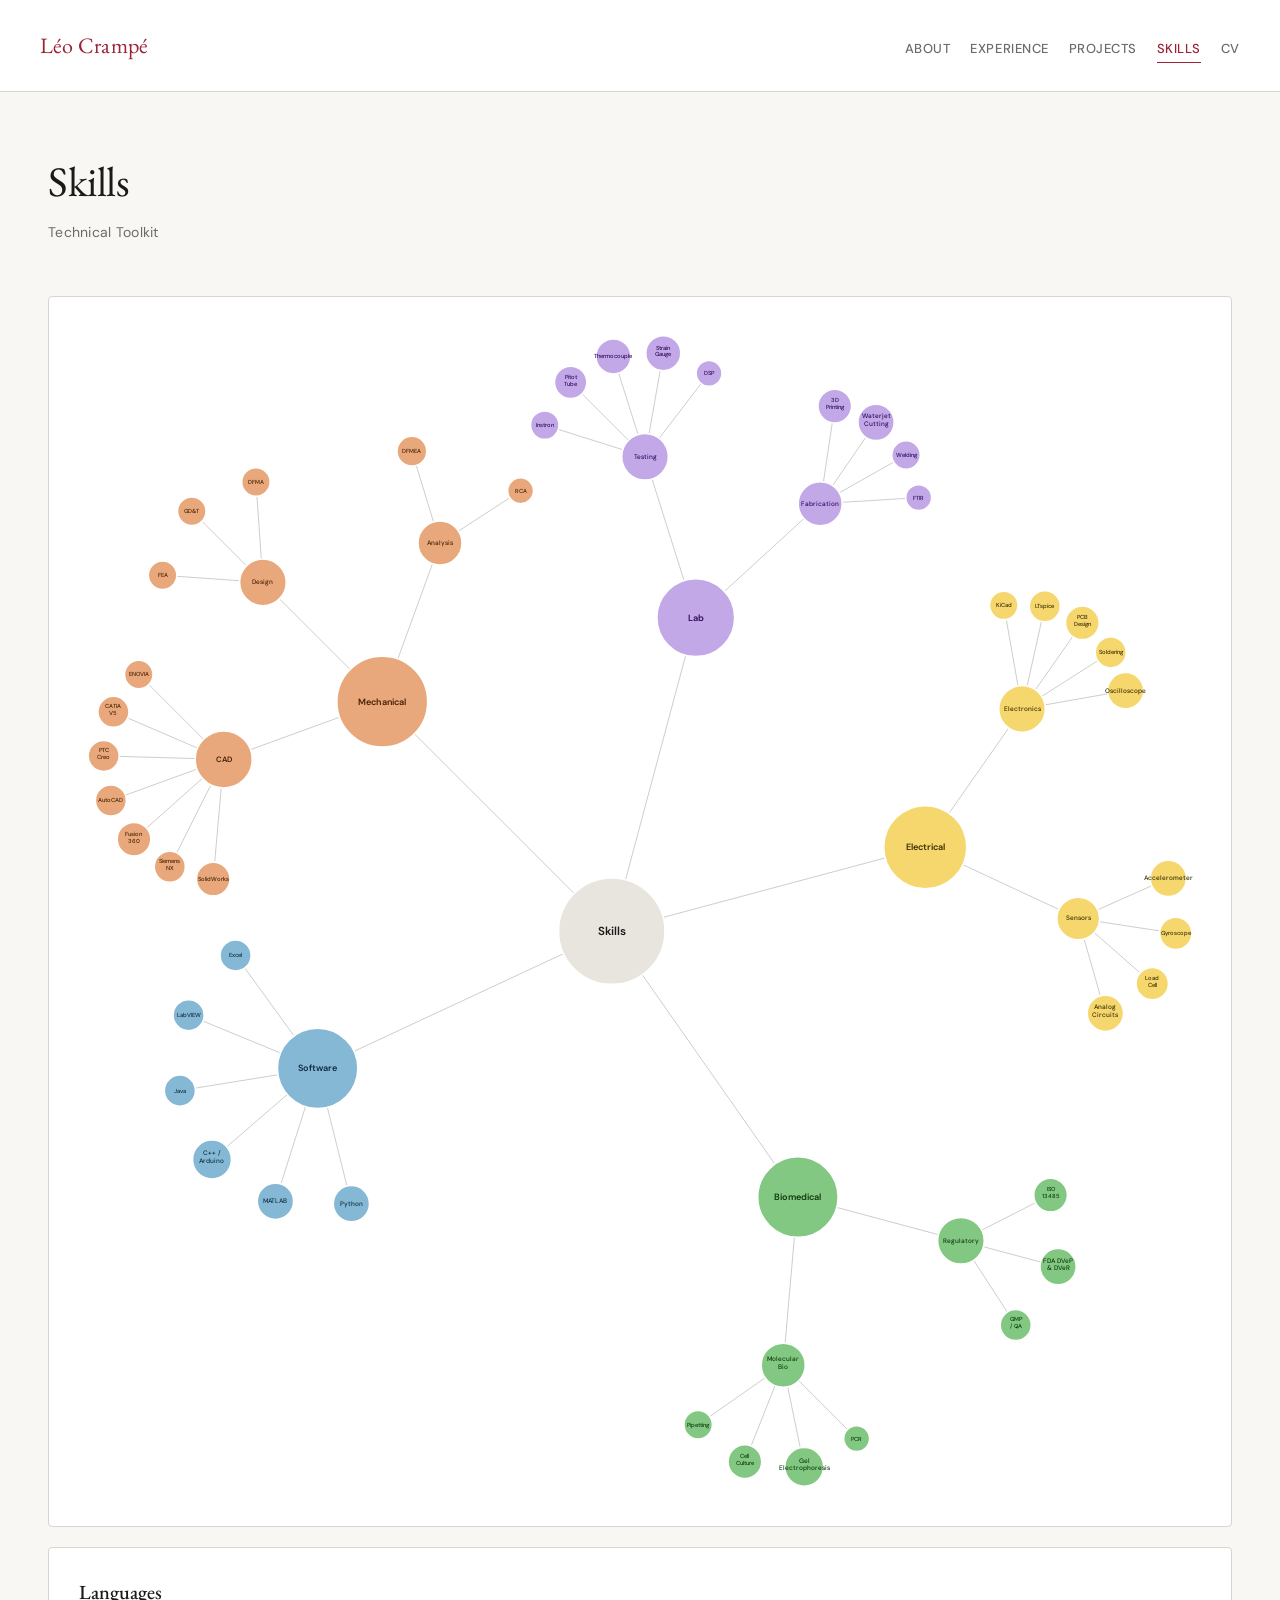
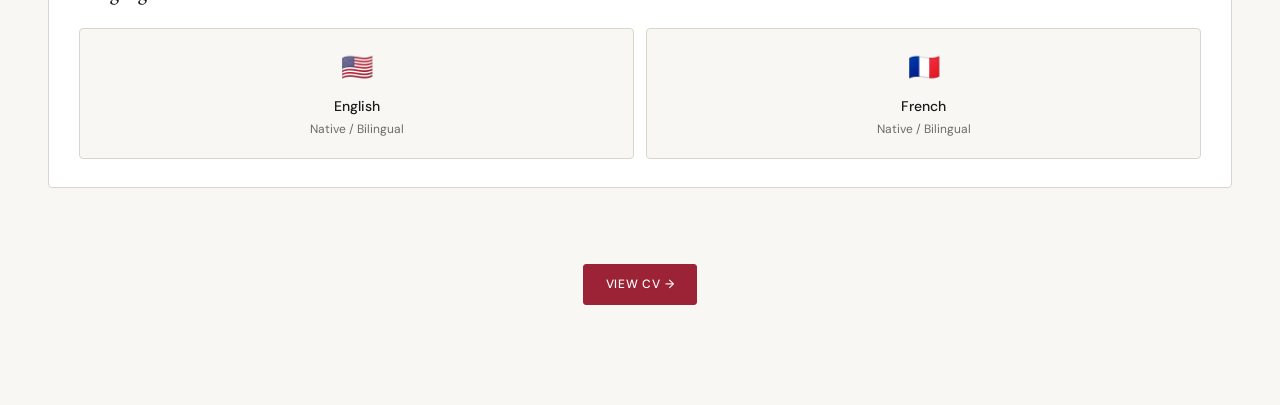
<file: skills.html>
<!DOCTYPE html>
<html lang="en">
<head>
<meta charset="UTF-8">
<meta name="viewport" content="width=device-width, initial-scale=1.0">
<title>Léo Crampé — Skills</title>
<link href="https://fonts.googleapis.com/css2?family=EB+Garamond:ital,wght@0,400;0,500;1,400&family=DM+Sans:wght@300;400;500&display=swap" rel="stylesheet">
<link rel="stylesheet" href="style.css">
<style>
  .chart-wrap {
    width: 100%;
    overflow-x: auto;
    margin: 32px 0 20px;
    background: var(--card-bg);
    border: 1px solid var(--rule);
    border-radius: 4px;
  }
  #skills-svg {
    display: block;
    width: 100%;
    min-width: 700px;
  }
  .bubble-node { cursor: default; }
  .bubble-node circle { transition: opacity 0.18s; }
  .bubble-node:hover circle { opacity: 0.82; }

  /* Languages card below chart */
  .lang-row { display: flex; gap: 12px; flex-wrap: wrap; margin-top: 4px; }
  .lang-card {
    flex: 1; min-width: 130px;
    border: 1px solid var(--rule);
    border-radius: 4px;
    padding: 18px 20px;
    text-align: center;
    background: var(--cream);
  }
  .lang-flag { font-size: 26px; display: block; margin-bottom: 7px; }
  .lang-name { font-size: 14px; font-weight: 500; margin-bottom: 3px; }
  .lang-level { font-size: 12px; color: var(--muted); }
  .skill-card {
    background: var(--card-bg);
    border: 1px solid var(--rule);
    border-radius: 4px;
    padding: 28px 30px;
    transition: box-shadow 0.2s;
    margin-bottom: 20px;
  }
  .skill-card-title {
    font-family: 'EB Garamond', serif;
    font-size: 20px;
    font-weight: 500;
    margin-bottom: 20px;
  }
</style>
<!-- Google tag (gtag.js) -->
<script async src="https://www.googletagmanager.com/gtag/js?id=G-6SXKMCTZBC"></script>
<script>
  window.dataLayer = window.dataLayer || [];
  function gtag(){dataLayer.push(arguments);}
  gtag('js', new Date());
  gtag('config', 'G-6SXKMCTZBC');
</script>
</head>
<body>

<header>
  <h1><span>Léo</span> <span>Crampé</span></h1>
  <nav>
    <a href="index.html">About</a>
    <a href="experience.html">Experience</a>
    <a href="projects.html">Projects</a>
    <a href="skills.html" class="active">Skills</a>
    <a href="cv.html">CV</a>
  </nav>
</header>

<main>
  <p class="page-title">Skills</p>
  <p class="page-subtitle">Technical Toolkit</p>

  <div class="chart-wrap">
    <svg id="skills-svg" viewBox="33 -327 1821 1893" preserveAspectRatio="xMidYMid meet"></svg>
  </div>

  <!-- Languages -->
  <div class="skill-card">
    <div class="skill-card-title">Languages</div>
    <div class="lang-row">
      <div class="lang-card">
        <span class="lang-flag">🇺🇸</span>
        <div class="lang-name">English</div>
        <div class="lang-level">Native / Bilingual</div>
      </div>
      <div class="lang-card">
        <span class="lang-flag">🇫🇷</span>
        <div class="lang-name">French</div>
        <div class="lang-level">Native / Bilingual</div>
      </div>
    </div>
  </div>

  <div class="page-nav">
    <a href="cv.html" class="btn primary">View CV →</a>
  </div>
</main>

<script>
// ── TREE DATA ──────────────────────────────────────────────────────────────
// catAngle: degrees from center (0=right, 90=down, 180=left, 270=up in SVG)
// childSpread: angular spread (°) across children
// childDist: distance from parent to child centers

const TREE = {
  name: "Skills", r: 82, fill: "#e8e5df", textFill: "#1a1a18",
  children: [
    {
      // upper-left: dense branch (CAD has 7 leaves)
      name: "Mechanical", r: 70, fill: "#e8a87c", textFill: "#4a2000",
      catAngle: 225, catDist: 500,
      childSpread: 130, childDist: 260,
      children: [
        { name: "CAD", r: 44, childSpread: 130, childDist: 185,
          children: [
            { name: "SolidWorks",   r: 26 },
            { name: "Siemens NX",   r: 24 },
            { name: "Fusion 360",   r: 26 },
            { name: "AutoCAD",      r: 24 },
            { name: "PTC Creo",     r: 24 },
            { name: "CATIA V5",     r: 24 },
            { name: "ENOVIA",       r: 22 }
          ]
        },
        { name: "Design", r: 36, childSpread: 82, childDist: 155,
          children: [
            { name: "FEA",   r: 22 },
            { name: "GD&T",  r: 22 },
            { name: "DFMA",  r: 22 }
          ]
        },
        { name: "Analysis", r: 34, childSpread: 74, childDist: 148,
          children: [
            { name: "DFMEA", r: 23 },
            { name: "RCA",   r: 20 }
          ]
        }
      ]
    },
    {
      // upper-right: constrained spread to avoid Electrical
      name: "Lab", r: 60, fill: "#c3a8e8", textFill: "#2e0a5a",
      catAngle: 285, catDist: 500,
      childSpread: 65, childDist: 260,
      children: [
        { name: "Testing", r: 36, childSpread: 110, childDist: 162,
          children: [
            { name: "Instron",      r: 22 },
            { name: "Pitot Tube",   r: 25 },
            { name: "Thermocouple", r: 27 },
            { name: "Strain Gauge", r: 27 },
            { name: "DSP",          r: 20 }
          ]
        },
        { name: "Fabrication", r: 34, childSpread: 78, childDist: 152,
          children: [
            { name: "3D Printing",      r: 26 },
            { name: "Waterjet Cutting", r: 28 },
            { name: "Welding",          r: 22 },
            { name: "FTIR",             r: 20 }
          ]
        }
      ]
    },
    {
      // left: 6 direct leaves, wide fan
      name: "Software", r: 62, fill: "#85b8d4", textFill: "#0e2d42",
      catAngle: 155, catDist: 500,
      childSpread: 158, childDist: 215,
      children: [
        { name: "Python",        r: 28 },
        { name: "MATLAB",        r: 28 },
        { name: "C++ / Arduino", r: 30 },
        { name: "Java",          r: 24 },
        { name: "LabVIEW",       r: 24 },
        { name: "Excel",         r: 24 }
      ]
    },
    {
      // lower-right: constrained spread to avoid Electrical
      name: "Biomedical", r: 62, fill: "#82c882", textFill: "#0e3a0e",
      catAngle: 55, catDist: 500,
      childSpread: 80, childDist: 260,
      children: [
        { name: "Regulatory", r: 36, childSpread: 84, childDist: 155,
          children: [
            { name: "ISO 13485",       r: 26 },
            { name: "FDA DVeP & DVeR", r: 28 },
            { name: "GMP / QA",        r: 24 }
          ]
        },
        { name: "Molecular Bio", r: 34, childSpread: 100, childDist: 160,
          children: [
            { name: "PCR",                 r: 20 },
            { name: "Gel Electrophoresis", r: 30 },
            { name: "Cell Culture",        r: 26 },
            { name: "Pipetting",           r: 22 }
          ]
        }
      ]
    },
    {
      // right: centered between Lab (285°) and Biomedical (55°)
      name: "Electrical", r: 64, fill: "#f5d76e", textFill: "#3a2d00",
      catAngle: 345, catDist: 500,
      childSpread: 80, childDist: 260,
      children: [
        { name: "Electronics", r: 36, childSpread: 90, childDist: 162,
          children: [
            { name: "KiCad",        r: 22 },
            { name: "LTspice",      r: 24 },
            { name: "PCB Design",   r: 26 },
            { name: "Soldering",    r: 24 },
            { name: "Oscilloscope", r: 28 }
          ]
        },
        { name: "Sensors", r: 33, childSpread: 98, childDist: 152,
          children: [
            { name: "Accelerometer",   r: 28 },
            { name: "Gyroscope",       r: 25 },
            { name: "Load Cell",       r: 25 },
            { name: "Analog Circuits", r: 28 }
          ]
        }
      ]
    }
  ]
};

// ── LAYOUT ─────────────────────────────────────────────────────────────────
const CX = 900, CY = 650;
TREE.x = CX; TREE.y = CY;

function placeChildren(parent, outAngle, spread, dist) {
  if (!parent.children) return;
  const n = parent.children.length;
  parent.children.forEach((child, i) => {
    const offset = n === 1 ? 0 : (i / (n - 1) - 0.5) * spread;
    const angle  = outAngle + offset;
    const rad    = angle * Math.PI / 180;
    child.x = parent.x + dist * Math.cos(rad);
    child.y = parent.y + dist * Math.sin(rad);
    child.fill     = child.fill     || parent.fill;
    child.textFill = child.textFill || parent.textFill;
    child._angle   = angle;
    placeChildren(child, angle, child.childSpread || 88, child.childDist || 88);
  });
}

TREE.children.forEach(cat => {
  const rad = cat.catAngle * Math.PI / 180;
  cat.x = CX + cat.catDist * Math.cos(rad);
  cat.y = CY + cat.catDist * Math.sin(rad);
  placeChildren(cat, cat.catAngle, cat.childSpread, cat.childDist);
});

// ── RENDER ─────────────────────────────────────────────────────────────────
const svg = document.getElementById('skills-svg');
const NS  = 'http://www.w3.org/2000/svg';

function svgEl(tag, attrs) {
  const e = document.createElementNS(NS, tag);
  for (const [k, v] of Object.entries(attrs)) e.setAttribute(k, v);
  return e;
}

// Draw all connector lines first (behind circles)
function drawLines(node) {
  if (!node.children) return;
  node.children.forEach(child => {
    svg.appendChild(svgEl('line', {
      x1: node.x, y1: node.y, x2: child.x, y2: child.y,
      stroke: '#ccc', 'stroke-width': '1.5', 'stroke-linecap': 'round'
    }));
    drawLines(child);
  });
}
drawLines(TREE);

// Split text into 1 or 2 lines that fit comfortably in a circle
function splitText(name) {
  const words = name.split(' ');
  if (words.length <= 1) return [name];
  // Find the split that balances line lengths
  let best = 1, bestDiff = Infinity;
  let running = 0;
  const total = name.length;
  for (let i = 0; i < words.length - 1; i++) {
    running += words[i].length + 1;
    const diff = Math.abs(running - total / 2);
    if (diff < bestDiff) { bestDiff = diff; best = i + 1; }
  }
  return [words.slice(0, best).join(' '), words.slice(best).join(' ')];
}

function drawNode(node, isRoot) {
  const g = svgEl('g', { class: 'bubble-node', transform: `translate(${node.x},${node.y})` });

  // Circle
  const circle = svgEl('circle', {
    cx: 0, cy: 0, r: node.r,
    fill: node.fill || '#e8e5df',
    stroke: 'white',
    'stroke-width': '2.5'
  });
  g.appendChild(circle);

  // Font size scales with circle radius
  const fs = isRoot ? 18 : node.r >= 55 ? 14 : node.r >= 38 ? 12 : node.r >= 28 ? 10 : 9;
  const fw = node.r >= 38 ? '600' : '500';
  const lines = splitText(node.name);

  const textEl = svgEl('text', {
    'text-anchor': 'middle',
    'font-family': 'DM Sans, sans-serif',
    'font-size': fs,
    'font-weight': fw,
    fill: node.textFill || '#1a1a18',
    'pointer-events': 'none'
  });

  if (lines.length === 1) {
    textEl.setAttribute('dominant-baseline', 'central');
    textEl.textContent = lines[0];
  } else {
    const dy0 = -(fs * 0.62);
    const dy1 =   fs * 1.18;
    const t1 = svgEl('tspan', { x: 0, dy: dy0 });
    t1.textContent = lines[0];
    const t2 = svgEl('tspan', { x: 0, dy: dy1 });
    t2.textContent = lines[1];
    textEl.appendChild(t1);
    textEl.appendChild(t2);
  }

  g.appendChild(textEl);
  svg.appendChild(g);
}

// Draw nodes (root first, so it sits on top of everything)
function drawAllNodes(node, isRoot) {
  if (node.children) node.children.forEach(c => drawAllNodes(c, false));
  drawNode(node, isRoot);
}
drawAllNodes(TREE, true);
</script>

</body>
</html>
</file>
<file: style.css>
*, *::before, *::after { box-sizing: border-box; margin: 0; padding: 0; }

:root {
  --cream: #f9f7f3;
  --ink: #1a1a18;
  --muted: #6b6b67;
  --rule: #d8d5ce;
  --accent: #9b2335;
  --accent-light: #f3e8ea;
  --tag-bg: #eeecea;
  --tag-text: #4a4a47;
  --card-bg: #ffffff;
  --max: 960px;
}

body {
  background: var(--cream);
  color: var(--ink);
  font-family: 'DM Sans', sans-serif;
  font-size: 15px;
  line-height: 1.6;
  min-height: 100vh;
}

/* ── HEADER ── */
header {
  background: var(--card-bg);
  border-bottom: 1px solid var(--rule);
  padding: 28px 40px;
  display: flex;
  align-items: baseline;
  gap: 24px;
  position: sticky;
  top: 0;
  z-index: 10;
}
header h1 {
  font-family: 'EB Garamond', serif;
  font-size: 22px;
  font-weight: 400;
  letter-spacing: 0.01em;
}
header h1 span { color: var(--accent); }
header nav { display: flex; gap: 20px; margin-left: auto; }
header nav a {
  font-size: 13px;
  color: var(--muted);
  text-decoration: none;
  letter-spacing: 0.04em;
  text-transform: uppercase;
  font-weight: 500;
  transition: color 0.15s;
}
header nav a:hover { color: var(--ink); }
header nav a.active { color: var(--accent); border-bottom: 1.5px solid var(--accent); padding-bottom: 2px; }

/* ── PAGE WRAPPER ── */
main {
  padding: 56px 48px 100px;
}

.page-title {
  font-family: 'EB Garamond', serif;
  font-size: 42px;
  font-weight: 400;
  letter-spacing: -0.01em;
  margin-bottom: 6px;
}
.page-subtitle {
  color: var(--muted);
  font-size: 14px;
  margin-bottom: 52px;
  letter-spacing: 0.02em;
}

/* ── SHARED SECTION LABEL ── */
.section-label {
  font-size: 10px;
  letter-spacing: 0.14em;
  text-transform: uppercase;
  color: var(--muted);
  font-weight: 500;
  margin-bottom: 8px;
  margin-top: 18px;
}
.section-label:first-of-type { margin-top: 0; }

/* ── BULLET LIST ── */
.bullet-list {
  list-style: none;
  display: flex;
  flex-direction: column;
  gap: 7px;
}
.bullet-list li {
  font-size: 13.5px;
  color: #2c2c2a;
  line-height: 1.55;
  padding-left: 14px;
  position: relative;
}
.bullet-list li::before {
  content: '—';
  position: absolute;
  left: 0;
  color: var(--rule);
  font-size: 11px;
  top: 2px;
}

/* ── TAGS ── */
.tags {
  display: flex;
  flex-wrap: wrap;
  gap: 6px;
  margin-top: 20px;
}
.tag {
  font-size: 11px;
  font-weight: 500;
  letter-spacing: 0.05em;
  padding: 4px 10px;
  border-radius: 2px;
  background: var(--tag-bg);
  color: var(--tag-text);
}
.tag.highlight {
  background: var(--accent-light);
  color: var(--accent);
}

/* ── AWARD BADGE ── */
.award-badge {
  display: inline-flex;
  align-items: center;
  gap: 6px;
  font-size: 11.5px;
  font-weight: 500;
  color: #7a5200;
  background: #fdf3dc;
  border: 1px solid #f0d88a;
  border-radius: 2px;
  padding: 5px 10px;
  margin-top: 16px;
  width: fit-content;
}
.award-badge svg { width: 13px; height: 13px; }

/* ── SECTION DIVIDER ── */
.section-divider {
  display: flex;
  align-items: center;
  gap: 16px;
  margin: 52px 0 40px;
}
.section-divider span {
  font-family: 'EB Garamond', serif;
  font-size: 13px;
  letter-spacing: 0.1em;
  text-transform: uppercase;
  color: var(--muted);
  white-space: nowrap;
}
.section-divider::before, .section-divider::after {
  content: '';
  flex: 1;
  height: 1px;
  background: var(--rule);
}

/* ── PROJECT CARDS ── */
.project {
  display: grid;
  grid-template-columns: 1fr 1fr;
  gap: 0;
  background: var(--card-bg);
  border: 1px solid var(--rule);
  border-radius: 4px;
  margin-bottom: 32px;
  overflow: hidden;
  transition: box-shadow 0.2s;
}
.project:hover { box-shadow: 0 4px 24px rgba(0,0,0,0.07); }

.project-media {
  background: #f0eeea;
  display: grid;
  grid-template-columns: 1fr 1fr;
  gap: 2px;
  align-content: start;
}
.project-media.single-col { grid-template-columns: 1fr; }

.img-block {
  overflow: hidden;
  background: #f0eeea;
}
.img-block.full { grid-column: 1 / -1; }
.img-block img { width: 100%; height: auto; display: block; }

.img-placeholder {
  width: 100%;
  height: 100%;
  display: flex;
  align-items: center;
  justify-content: center;
  background: var(--tag-bg);
  min-height: 160px;
}
.img-placeholder svg { width: 40px; height: 40px; opacity: 0.25; }

.project-content {
  padding: 32px 36px;
  display: flex;
  flex-direction: column;
  justify-content: flex-start;
  border-left: 1px solid var(--rule);
}
.project-number {
  font-size: 11px;
  letter-spacing: 0.12em;
  text-transform: uppercase;
  color: var(--accent);
  font-weight: 500;
  margin-bottom: 10px;
}
.project-title {
  font-family: 'EB Garamond', serif;
  font-size: 26px;
  font-weight: 500;
  line-height: 1.2;
  margin-bottom: 6px;
}
.project-date {
  font-size: 12px;
  color: var(--muted);
  margin-bottom: 20px;
  letter-spacing: 0.02em;
}

/* ── CTA BUTTONS ── */
.btn {
  font-family: 'DM Sans', sans-serif;
  font-size: 12px;
  font-weight: 500;
  letter-spacing: 0.06em;
  text-transform: uppercase;
  padding: 10px 22px;
  border-radius: 3px;
  text-decoration: none;
  border: 1px solid var(--ink);
  color: var(--ink);
  background: transparent;
  transition: all 0.15s;
  cursor: pointer;
  display: inline-block;
}
.btn:hover { background: var(--ink); color: var(--card-bg); }
.btn.primary { background: var(--accent); color: white; border-color: var(--accent); }
.btn.primary:hover { background: #7a1a28; border-color: #7a1a28; }

/* ── PAGE-BOTTOM NAV ── */
.page-nav {
  display: flex;
  justify-content: center;
  padding: 56px 0 0;
}

/* ── RESPONSIVE ── */
@media (max-width: 720px) {
  header { padding: 20px; flex-wrap: wrap; align-items: center; }
  header nav { margin-left: 0; width: 100%; gap: 14px; }
  main { padding: 36px 20px 80px; }
  .page-title { font-size: 34px; }
  .project { grid-template-columns: 1fr; }
  .project-media { min-height: 220px; }
  .project-content { border-left: none; border-top: 1px solid var(--rule); padding: 24px 20px; }
}
</file>
